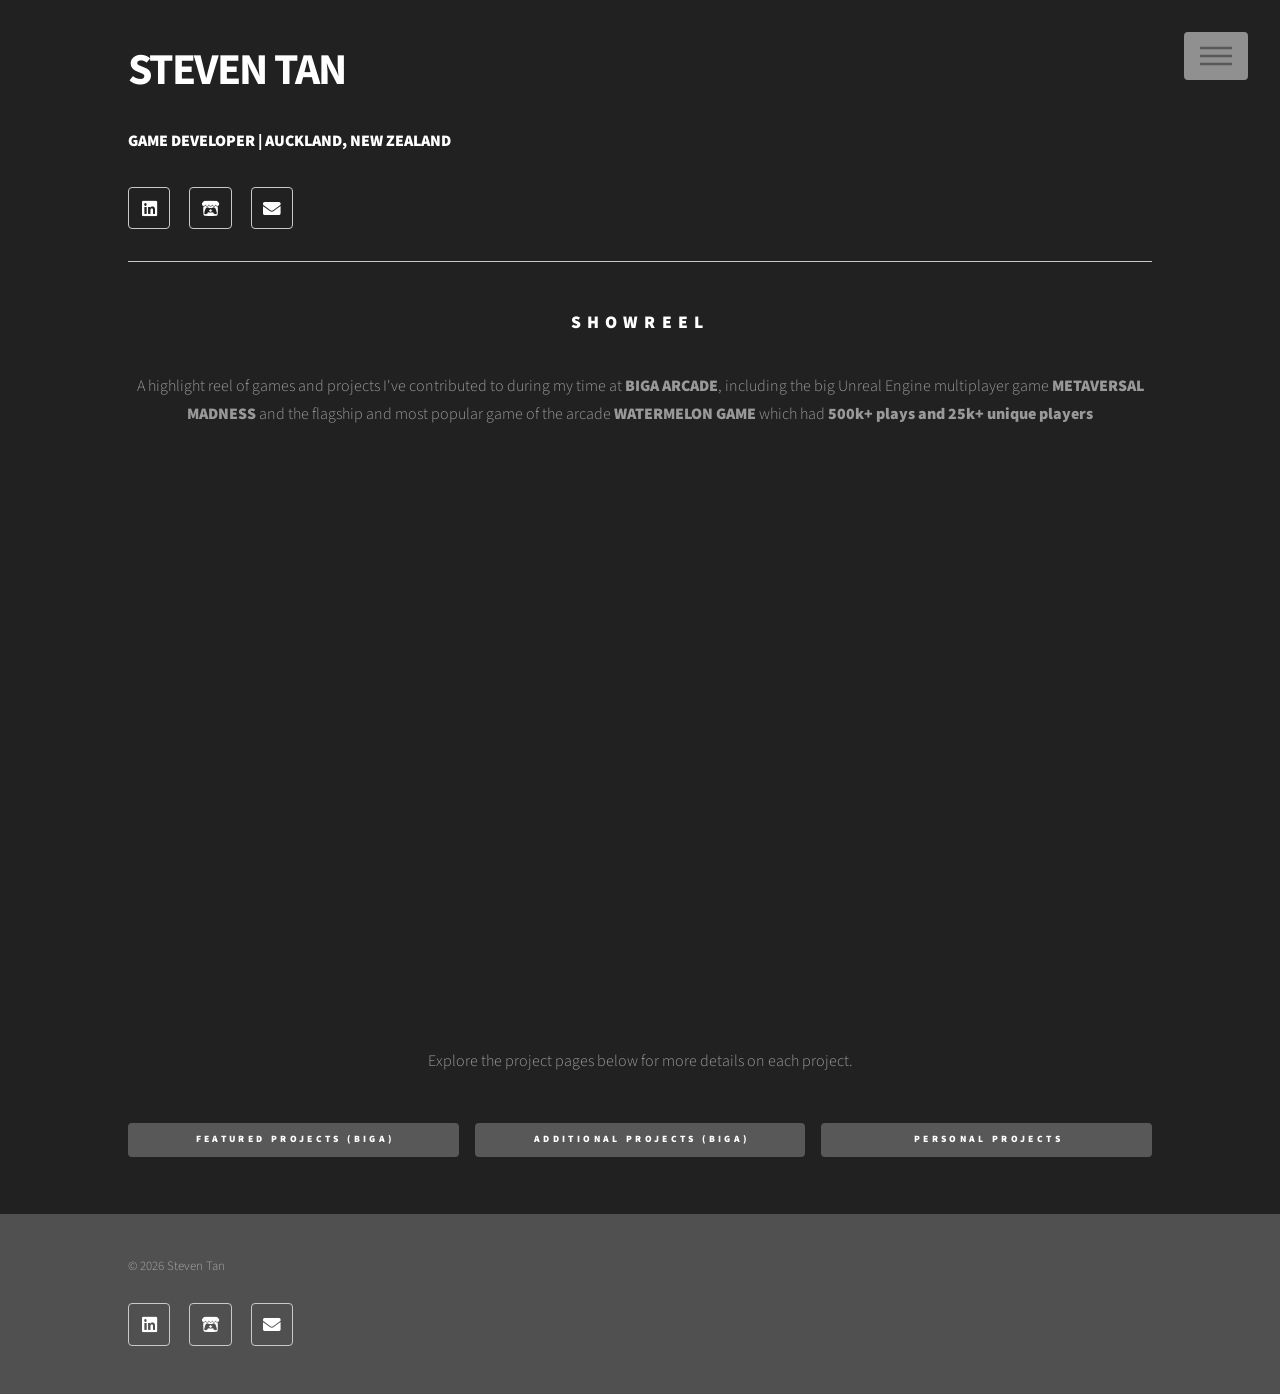
<file: index.html>
<!DOCTYPE HTML>
<html>
	<head>
		<title>Steven Tan's Portfolio</title>
		<meta charset="utf-8" />
		<meta name="viewport" content="width=device-width, initial-scale=1, user-scalable=no" />
		<link rel="stylesheet" href="assets/css/main.css" />
		<noscript><link rel="stylesheet" href="assets/css/noscript.css" /></noscript>
	</head>
	<body class="is-preload">
		<!-- Wrapper -->
			<div id="wrapper">
				<!-- Header / Menu -->
				<div id="header-container"></div>
				<div id="menu-container"></div>
				
				<!-- Main -->
					<div id="main">
						<div class="inner">
							<header>
								<h1>STEVEN TAN</h1>
								<p><b><strong>GAME DEVELOPER | AUCKLAND, NEW ZEALAND</strong></b></p>
							</header>

                            <!-- Contact Icons -->
							<section>
								<ul class="icons">
									<li><a href="https://www.linkedin.com/in/steventan-nz/" class="icon brands style2 fa-linkedin"><span class="label">LinkedIn</span></a></li>
									<li><a href="https://steventan.itch.io/" class="icon brands style2 fa-itch-io"><span class="label">Itch.io</span></a></li>
									<li><a href="mailto:tan2001steven@hotmail.com" class="icon solid style2 fa-envelope"><span class="label">Email</span></a></li>
								</ul>
								<hr></hr>
							</section>

							<!--VIDEO-->
							<section class="showreel">
								<h2>Showreel</h2>
								<p class="showreel-caption">
									A highlight reel of games and projects I've contributed to during my time at <b>BIGA ARCADE</b>,
									including the big Unreal Engine multiplayer game <b>METAVERSAL MADNESS</b> and the flagship and most popular game of the arcade
									<b>WATERMELON GAME</b> which had <b>500k+ plays and 25k+ unique players</b>
								</p>
								<div class="video">
									<iframe
										src="https://drive.google.com/file/d/1F_Bdbq9s_zV0Aw2pVdJCofDnUsSGWmbO/preview"
										allow="autoplay"
										allowfullscreen>
									</iframe>
								</div>
								<p class="showreel-caption">Explore the project pages below for more details on each project.</p>
							</section>

							<!--BUTTONS-->
							<ul class="actions fit small">
								<li><a href="featured-projects.html" class="button primary fit small">Featured Projects (BIGA)</a></li>
								<li><a href="additional-projects.html" class="button primary fit small">Additional Projects (BIGA)</a></li>
								<li><a href="personal-projects.html" class="button primary fit small">Personal Projects</a></li>
							</ul>

						</div>
					</div>
				<!-- Footer -->
				<footer id="footer"></footer>
			</div>

		<!-- Scripts -->
		 	<script src="layout.js"></script>

			<script src="assets/js/jquery.min.js"></script>
			<script src="assets/js/browser.min.js"></script>
			<script src="assets/js/breakpoints.min.js"></script>
			<script src="assets/js/util.js"></script>
			<script src="assets/js/main.js"></script>
	</body>
</html>
</file>
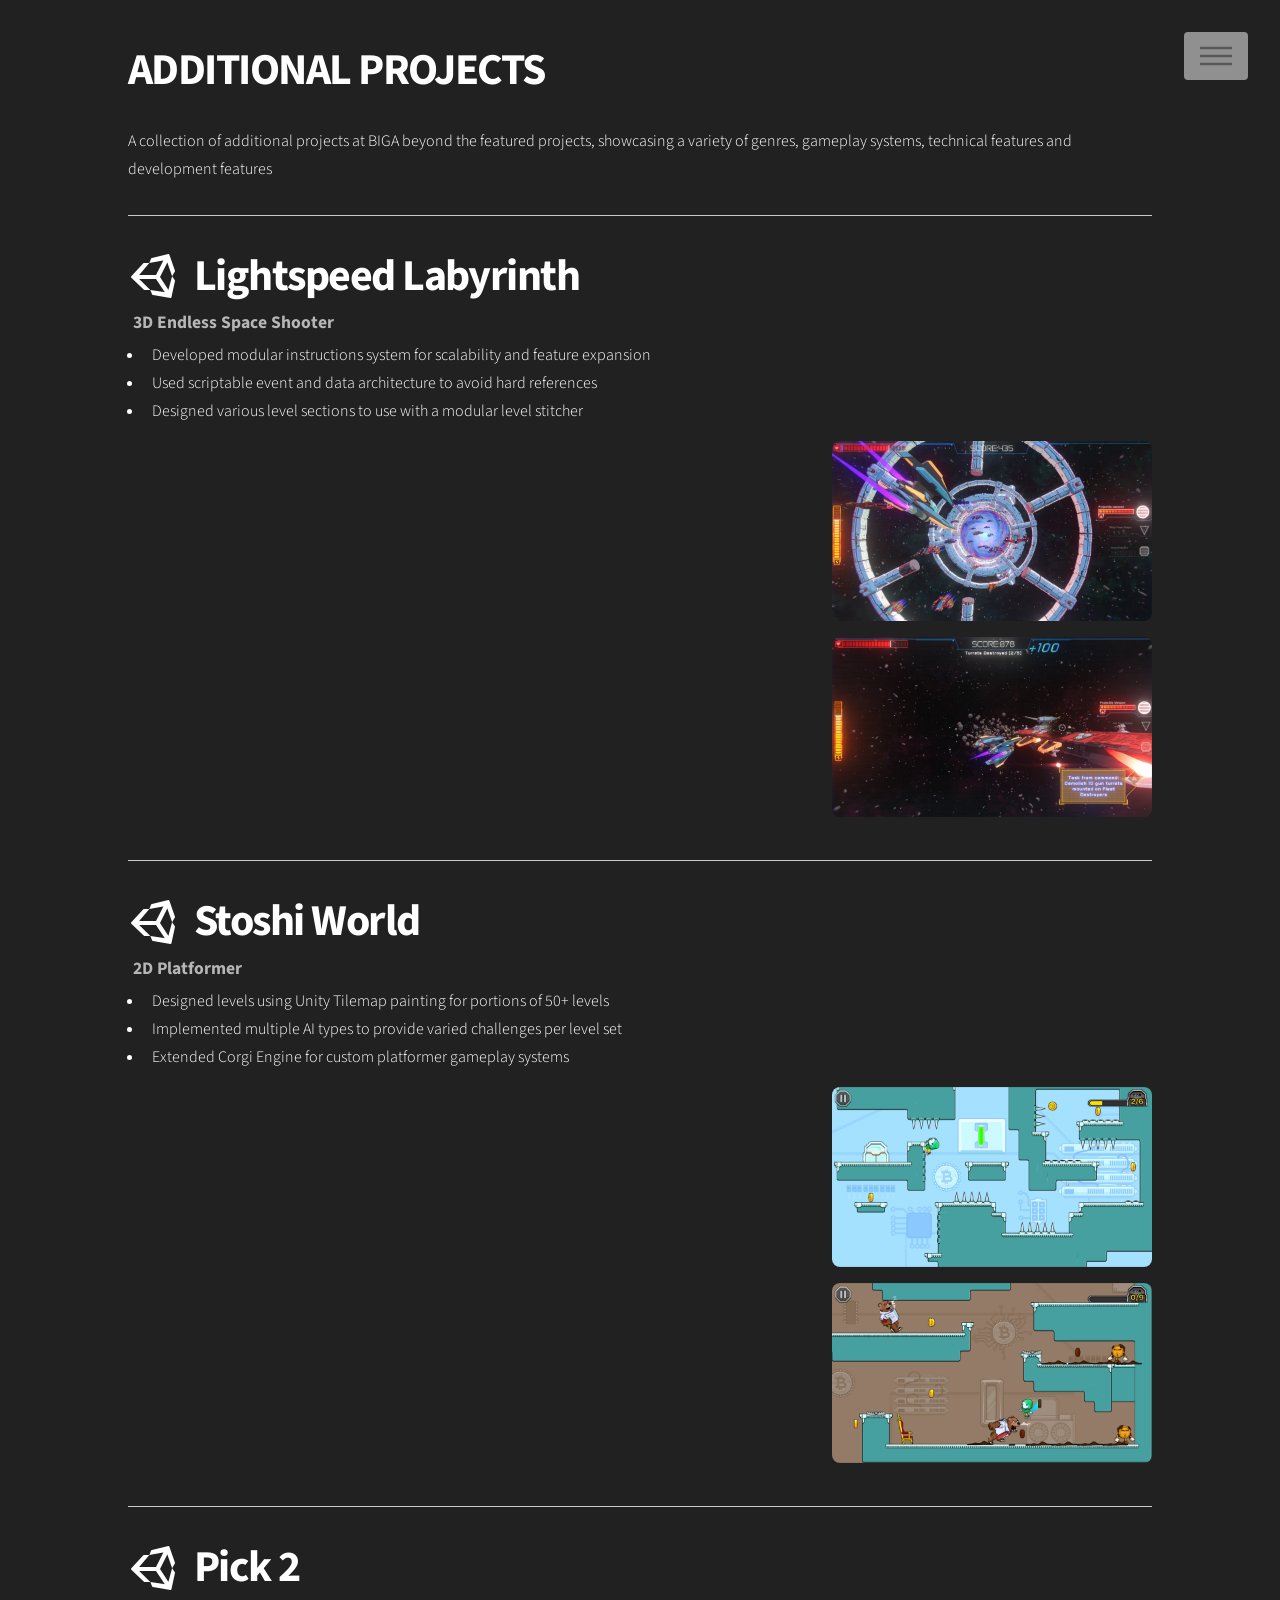
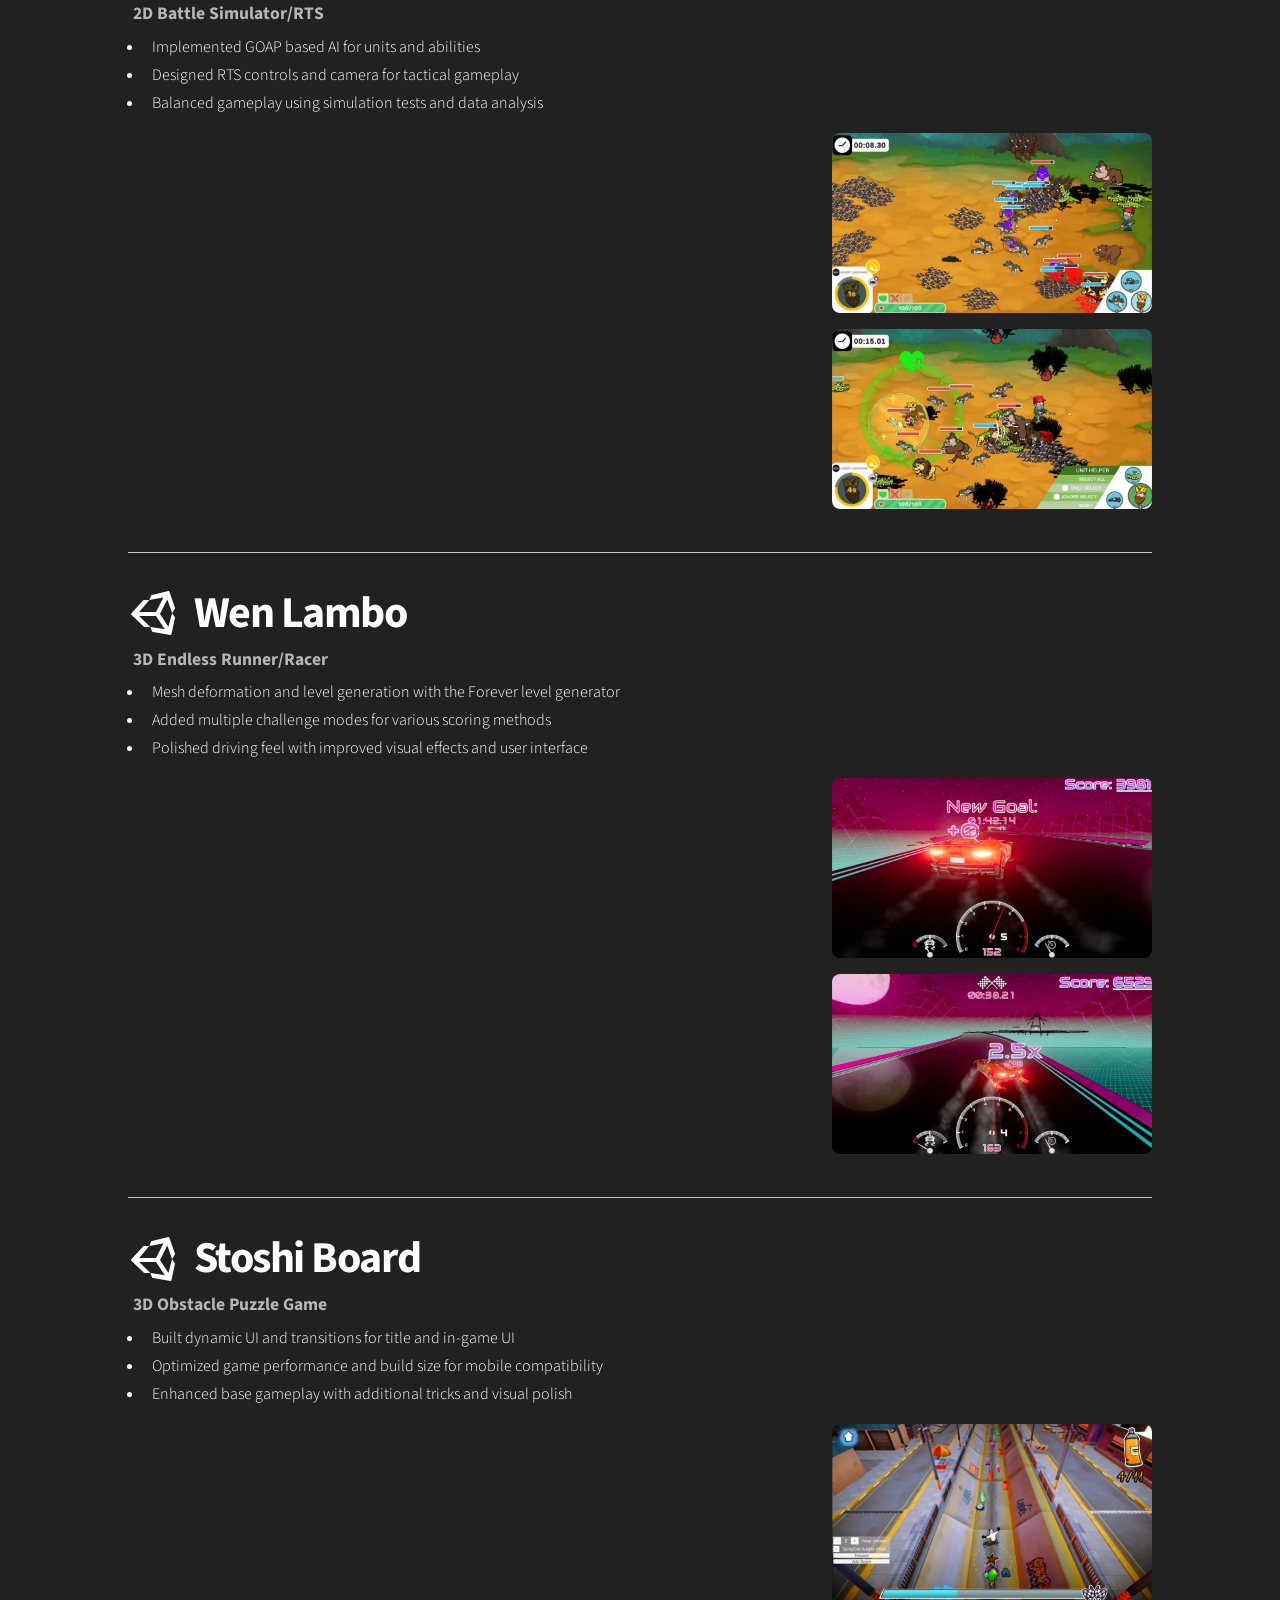
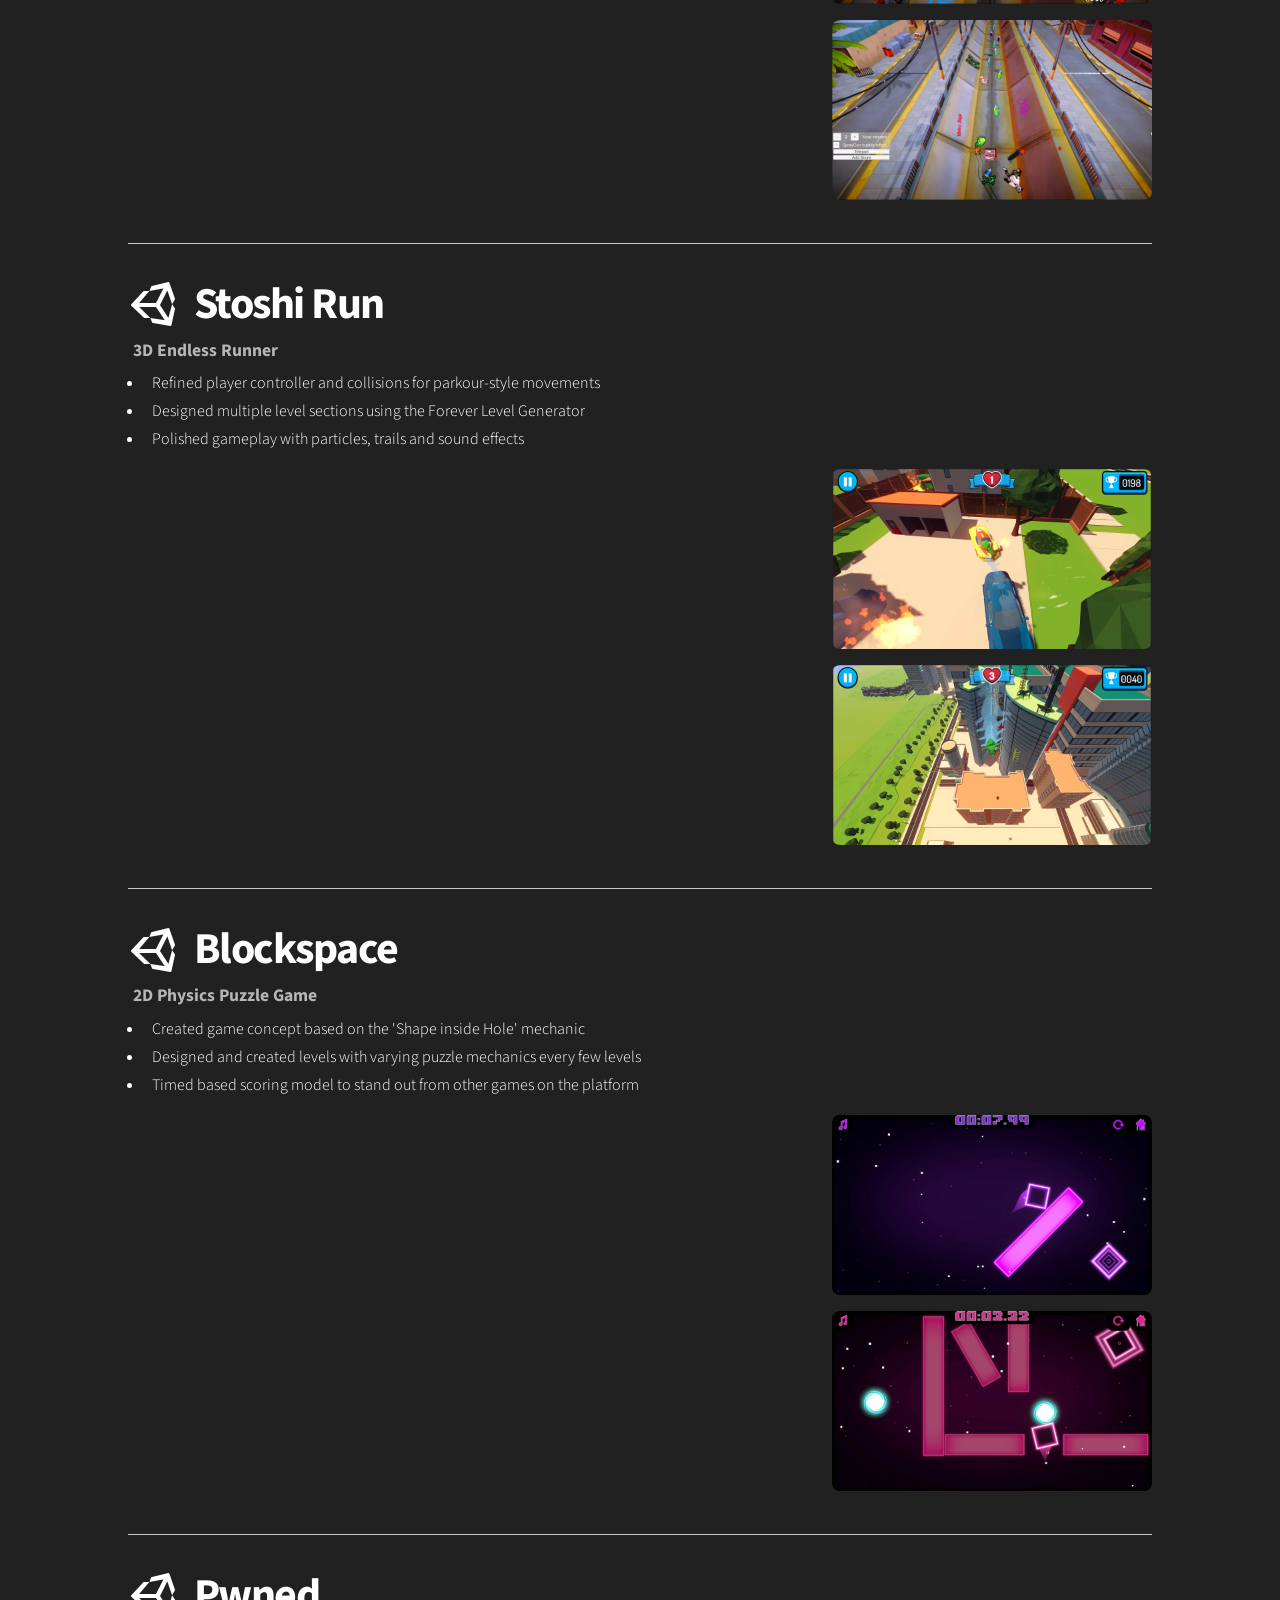
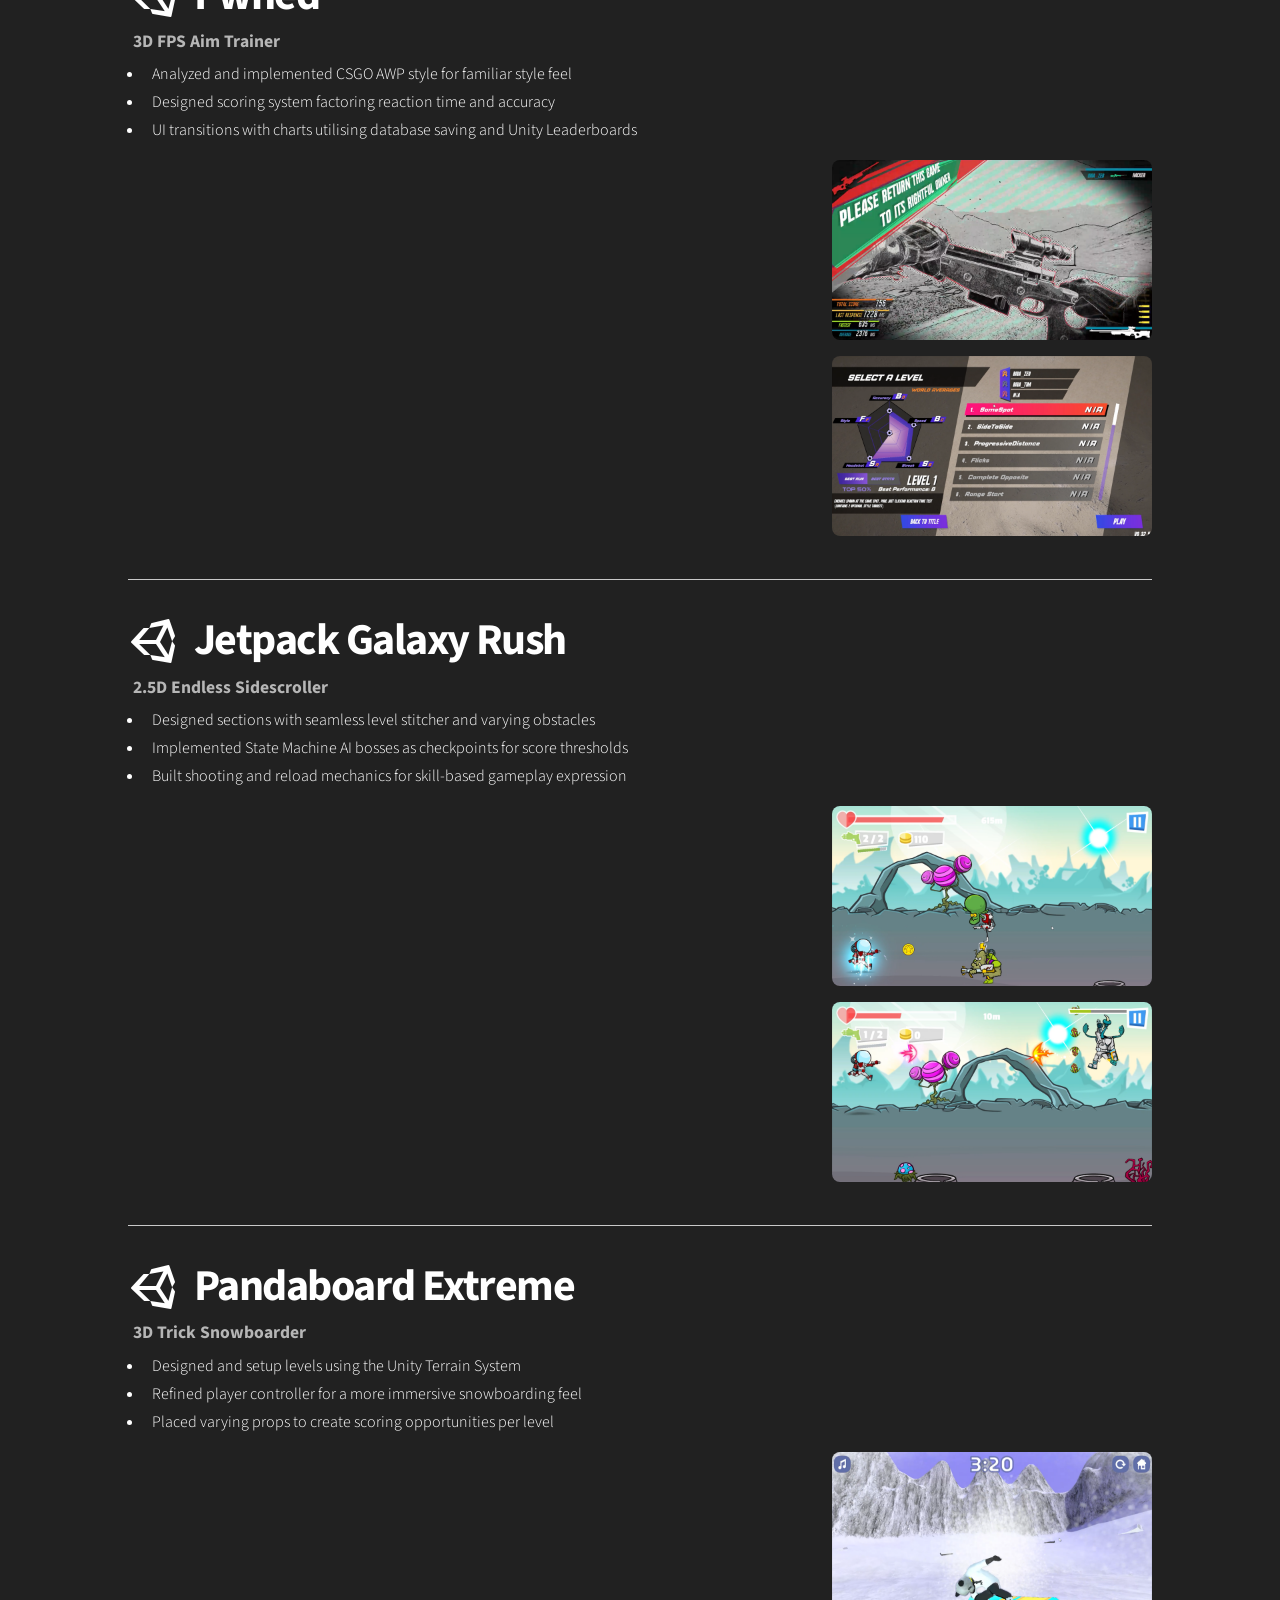
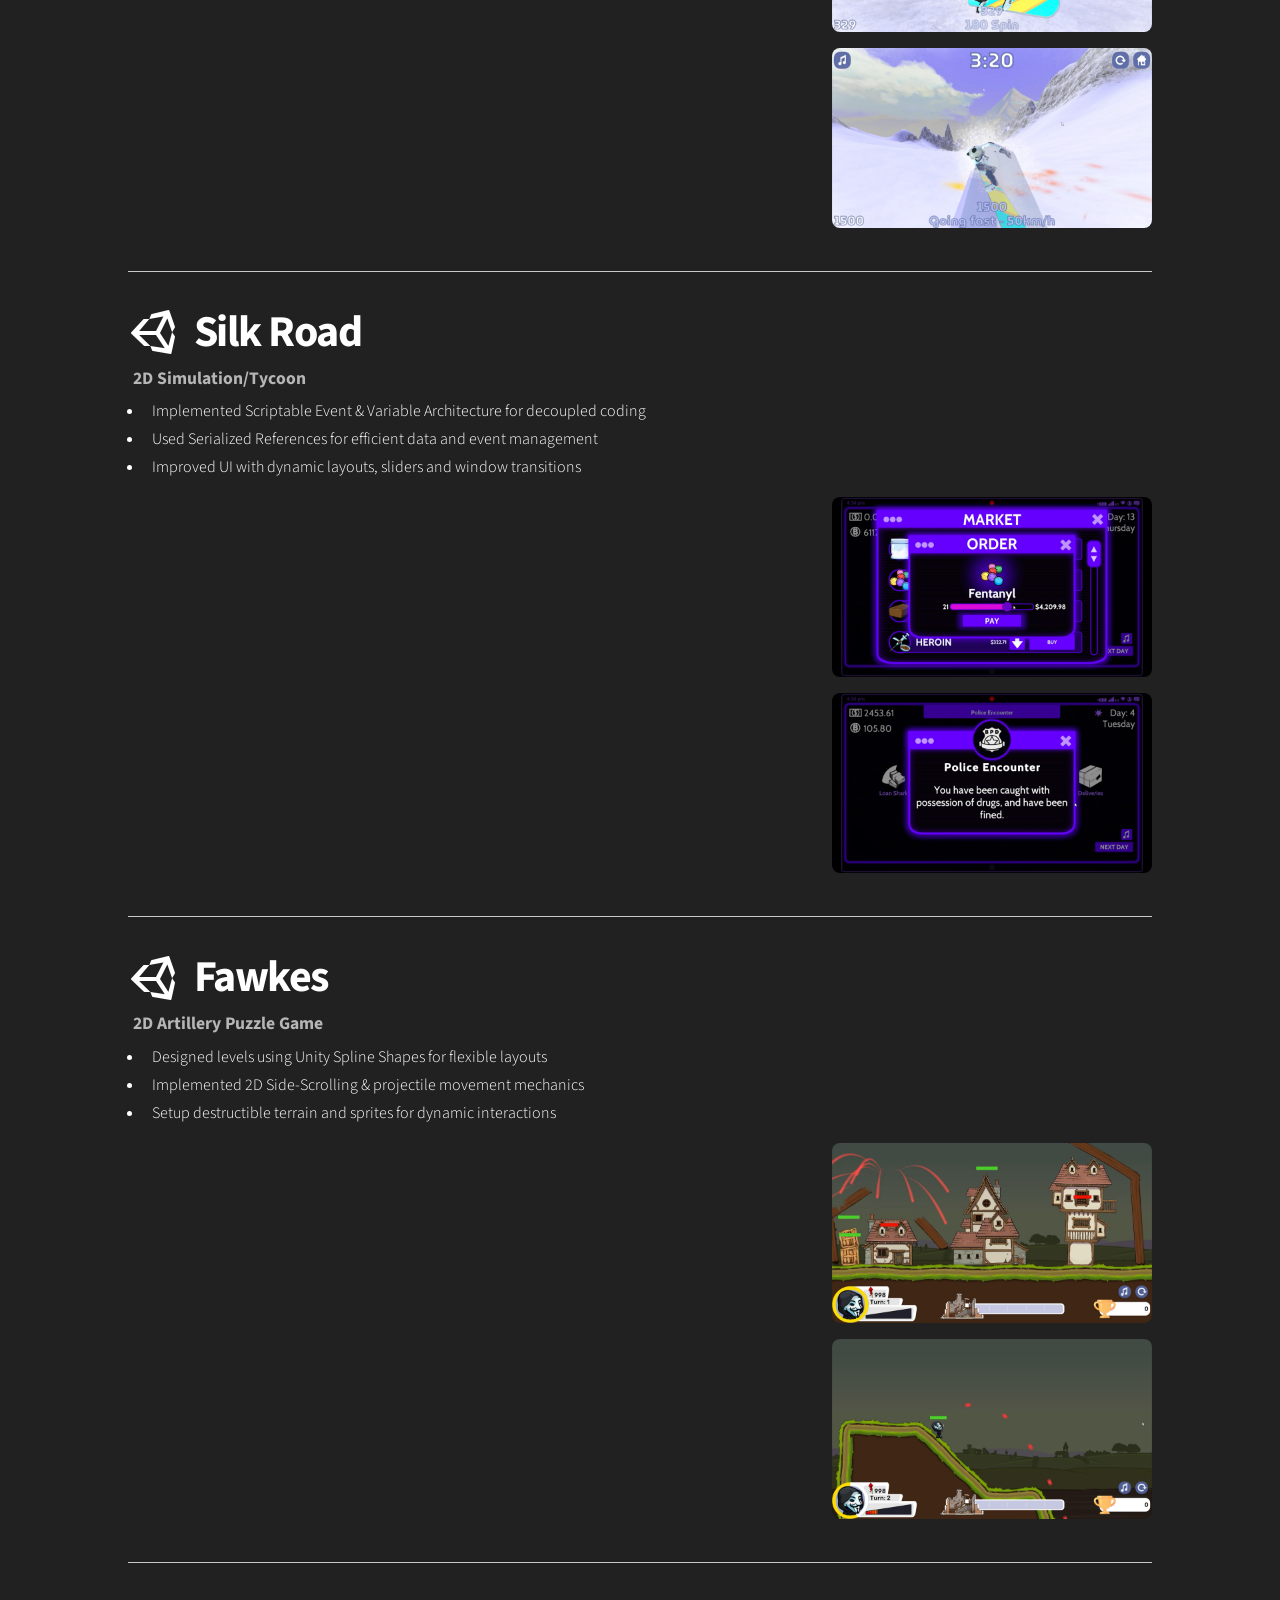
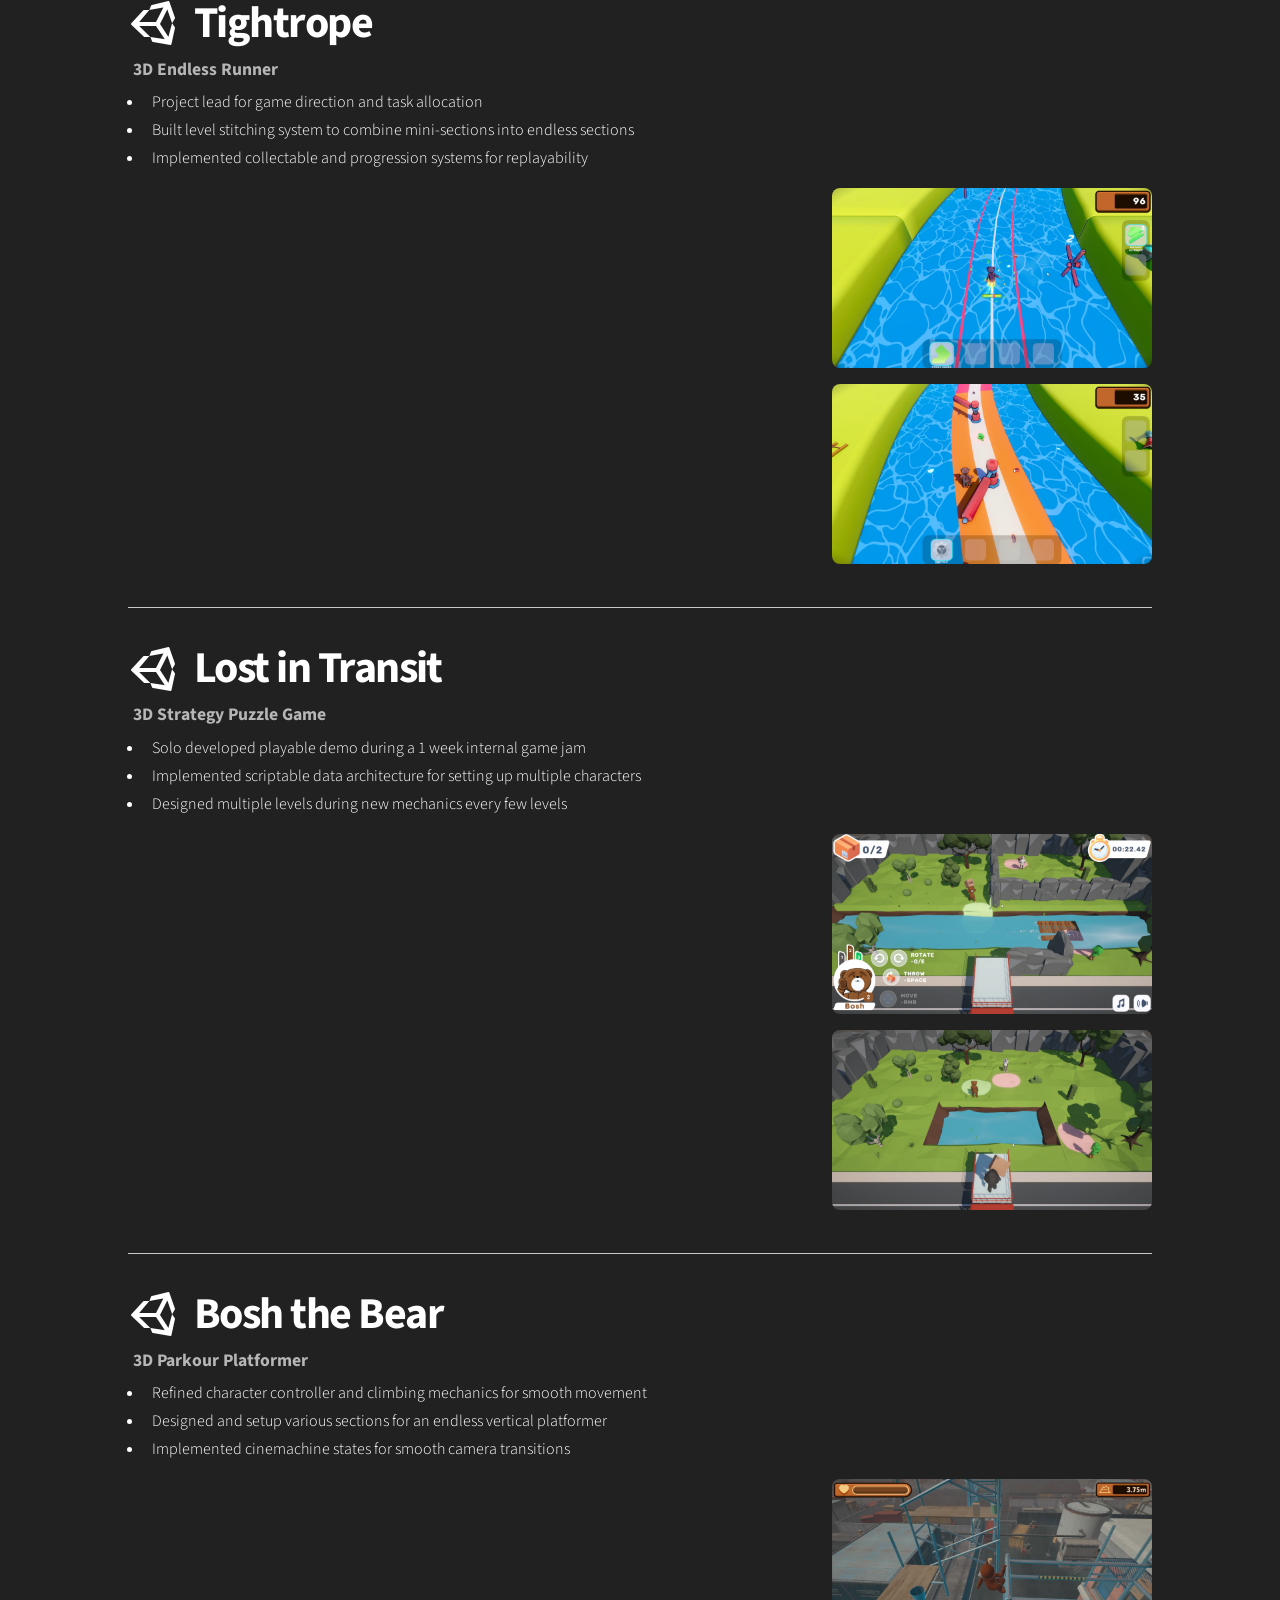
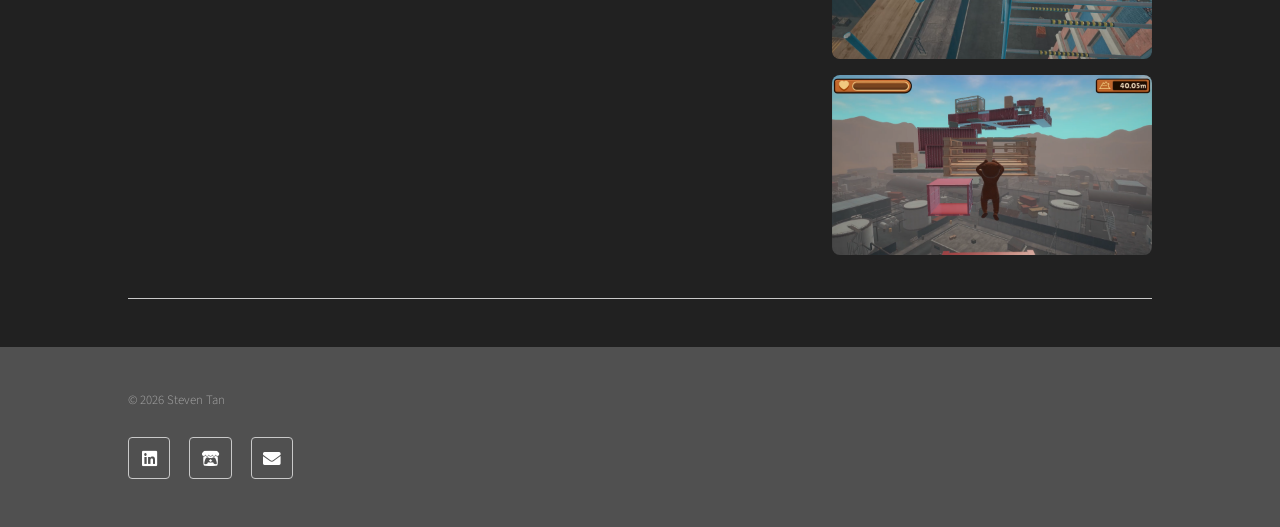
<file: additional-projects-list.html>
<!DOCTYPE HTML>
<html>
	<head>
		<title>Additional Projects (BIGA) - Steven Tan</title>
		<meta charset="utf-8" />
		<meta name="viewport" content="width=device-width, initial-scale=1, user-scalable=no" />
		<link rel="stylesheet" href="assets/css/main.css" />
		<noscript><link rel="stylesheet" href="assets/css/noscript.css" /></noscript>
	</head>
	<body class="is-preload" style="height: 100vh; display: flex; flex-direction: column;">
		<!-- Wrapper -->
			<div id="wrapper">
				<!-- Header / Menu -->
				<div id="header-container"></div>
				<div id="menu-container"></div>

				<!-- Main -->
					<div id="main">
						<div class="inner">
							<header>
								<h1>ADDITIONAL PROJECTS</h1>
								<p>A collection of additional projects at BIGA beyond the featured projects, 
									showcasing a variety of genres, gameplay systems, technical features and development features</p>
							</header>
							<hr></hr>
							<div id ="projectList" data-category="prototype"></div>
						</div>
					</div>
				<!-- Footer -->
				<footer id="footer"></footer>
			</div>

		<!-- Scripts -->
		 	<script src="layout.js"></script>

			<script src="assets/js/jquery.min.js"></script>
			<script src="assets/js/browser.min.js"></script>
			<script src="assets/js/breakpoints.min.js"></script>
			<script src="assets/js/util.js"></script>
			<script src="assets/js/main.js"></script>

			<script src="project-data.js"></script>
			<script src="projects.js"></script>
	</body>
</html>
</file>
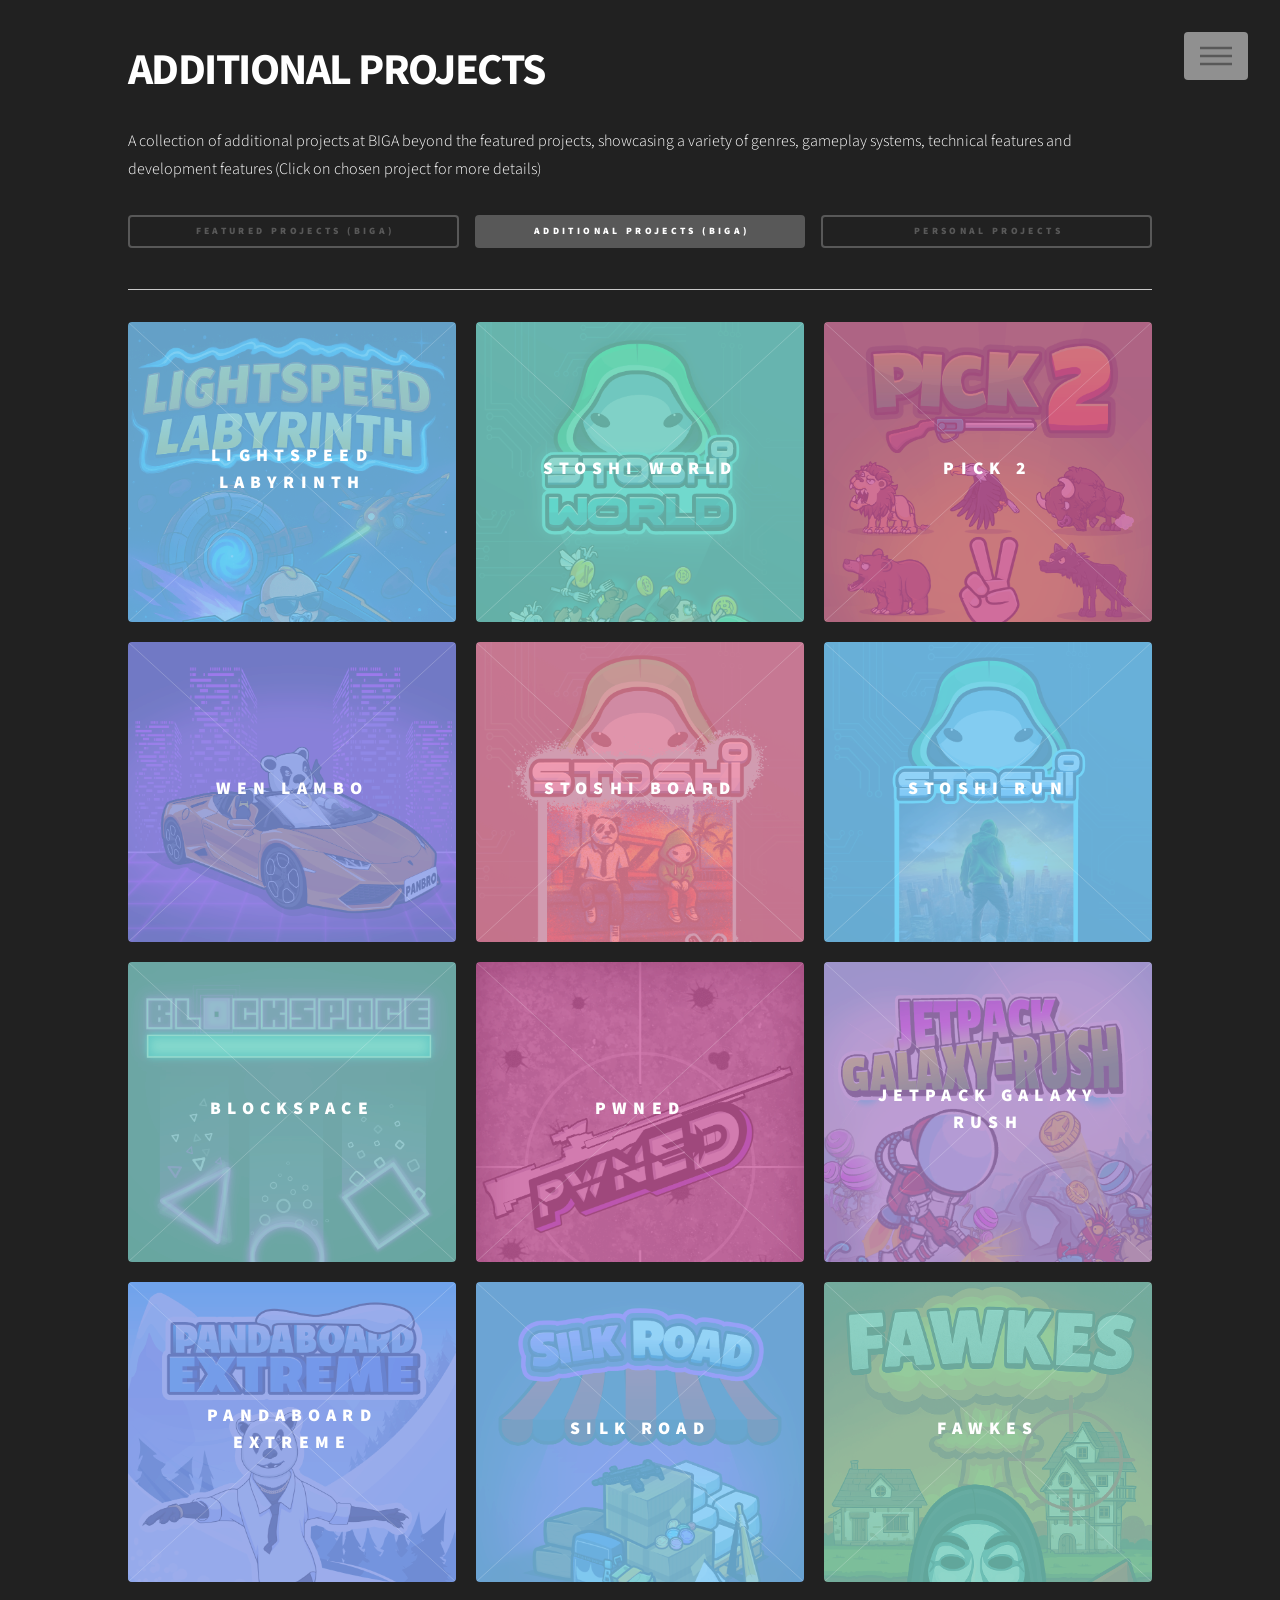
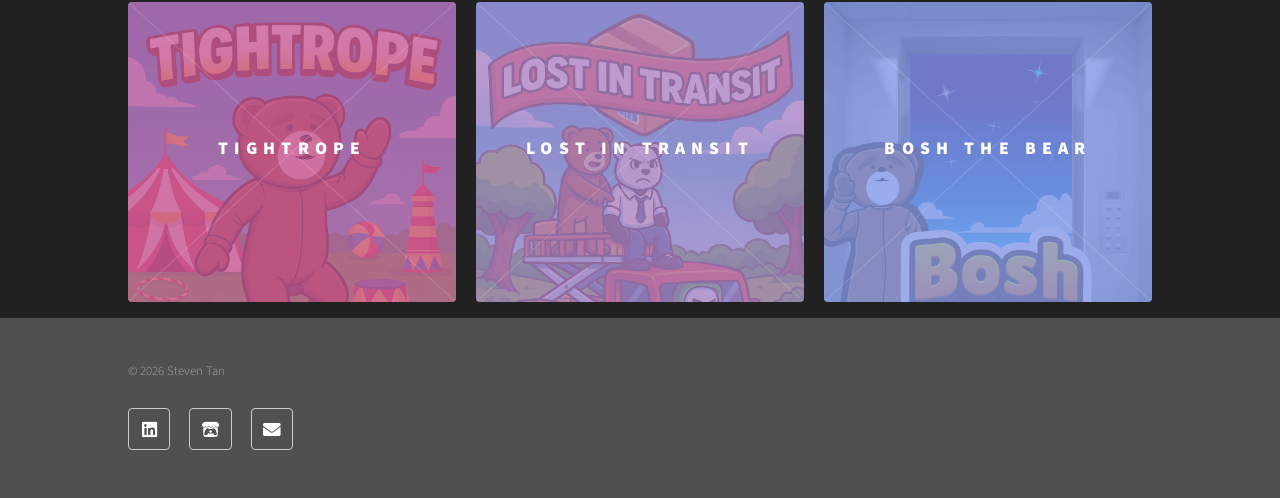
<file: additional-projects.html>
<!DOCTYPE HTML>
<html>
	<head>
		<title>Additional Projects - Steven Tan</title>
		<meta charset="utf-8" />
		<meta name="viewport" content="width=device-width, initial-scale=1, user-scalable=no" />
		<link rel="stylesheet" href="assets/css/main.css" />
		<noscript><link rel="stylesheet" href="assets/css/noscript.css" /></noscript>
	</head>
	<body class="is-preload">
		<!-- Wrapper -->
			<div id="wrapper">
				<!-- Header / Menu -->
				<div id="header-container"></div>
				<div id="menu-container"></div>

				<!-- Main -->
					<div id="main">
						<div class="inner">
							<header>
								<h1>ADDITIONAL PROJECTS</h1>
								<p>A collection of additional projects at BIGA beyond the featured projects, 
									showcasing a variety of genres, gameplay systems, technical features and development features
									(Click on chosen project for more details)
								</p>
							</header>

							<ul class="actions fit small">
								<li><a href="featured-projects.html" class="button fit small">Featured Projects (BIGA)</a></li>
								<li><a href="additional-projects.html" class="button primary fit small">Additional Projects (BIGA)</a></li>
								<li><a href="personal-projects.html" class="button fit small">Personal Projects</a></li>
							</ul>

							<hr></hr>

							<section class="tiles">
								<article class = "style2 project-card" data-id="lightspeed-labyrinth"></article>
								<article class = "style3 project-card" data-id="stoshi-world"></article>
								<article class = "style4 project-card" data-id="pick-2"></article>
								<article class = "style6 project-card" data-id="wen-lambo"></article>
								<article class = "style1 project-card" data-id="stoshi-board"></article>
								<article class = "style2 project-card" data-id="stoshi-run"></article>
								<article class = "style3 project-card" data-id="blockspace"></article>
								<article class = "style4 project-card" data-id="pwned"></article>
								<article class = "style5 project-card" data-id="jetpack-galaxy-rush"></article>
								<article class = "style6 project-card" data-id="pandaboard-extreme"></article>
								<article class = "style2 project-card" data-id="silkroad"></article>
								<article class = "style3 project-card" data-id="fawkes"></article>
								<article class = "style4 project-card" data-id="tightrope"></article>
								<article class = "style5 project-card" data-id="lost-in-transit"></article>
								<article class = "style6 project-card" data-id="bosh-the-bear"></article>
							</section>
						</div>
					</div>
				<!-- Footer -->
				<footer id="footer"></footer>
			</div>

		<!-- Scripts -->
		 	<script src="layout.js"></script>

			<script src="assets/js/jquery.min.js"></script>
			<script src="assets/js/browser.min.js"></script>
			<script src="assets/js/breakpoints.min.js"></script>
			<script src="assets/js/util.js"></script>
			<script src="assets/js/main.js"></script>

			<script src="project-data.js"></script>
			<script src="index.js"></script>

	</body>
</html>
</file>
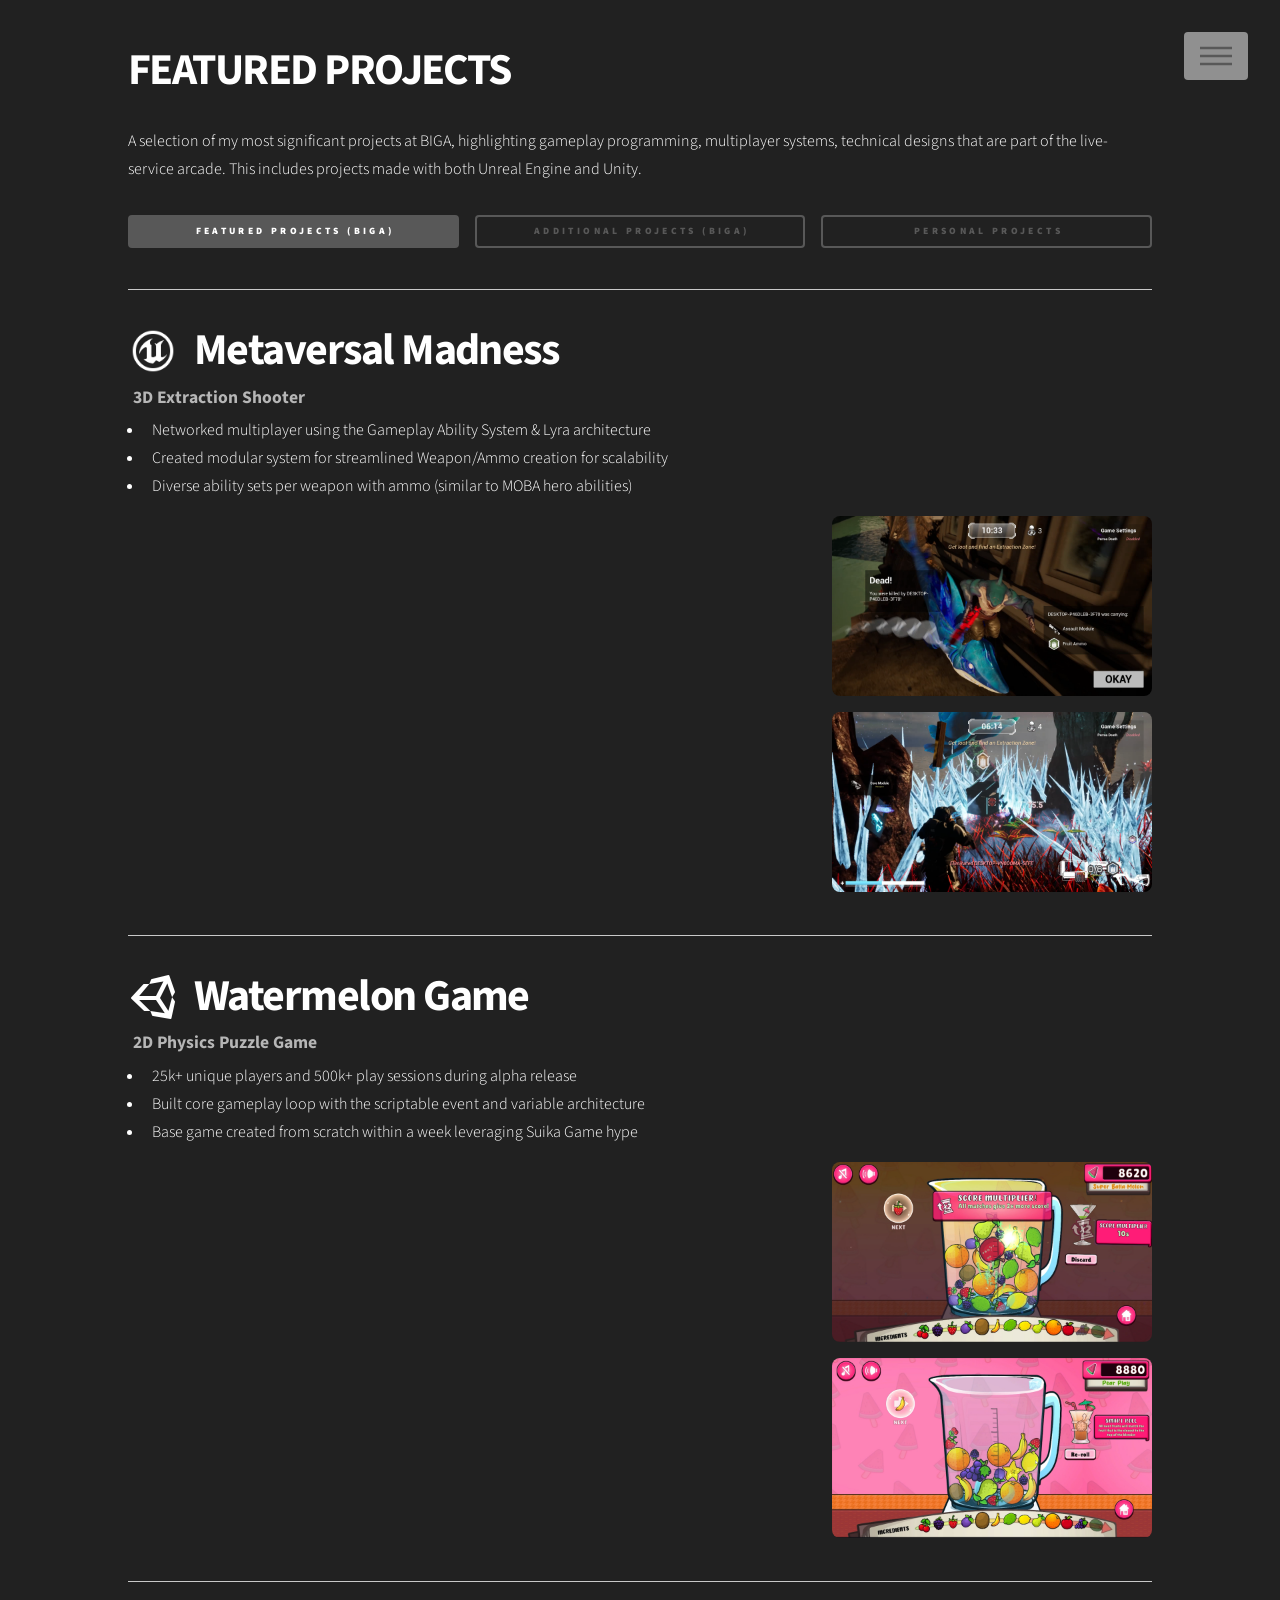
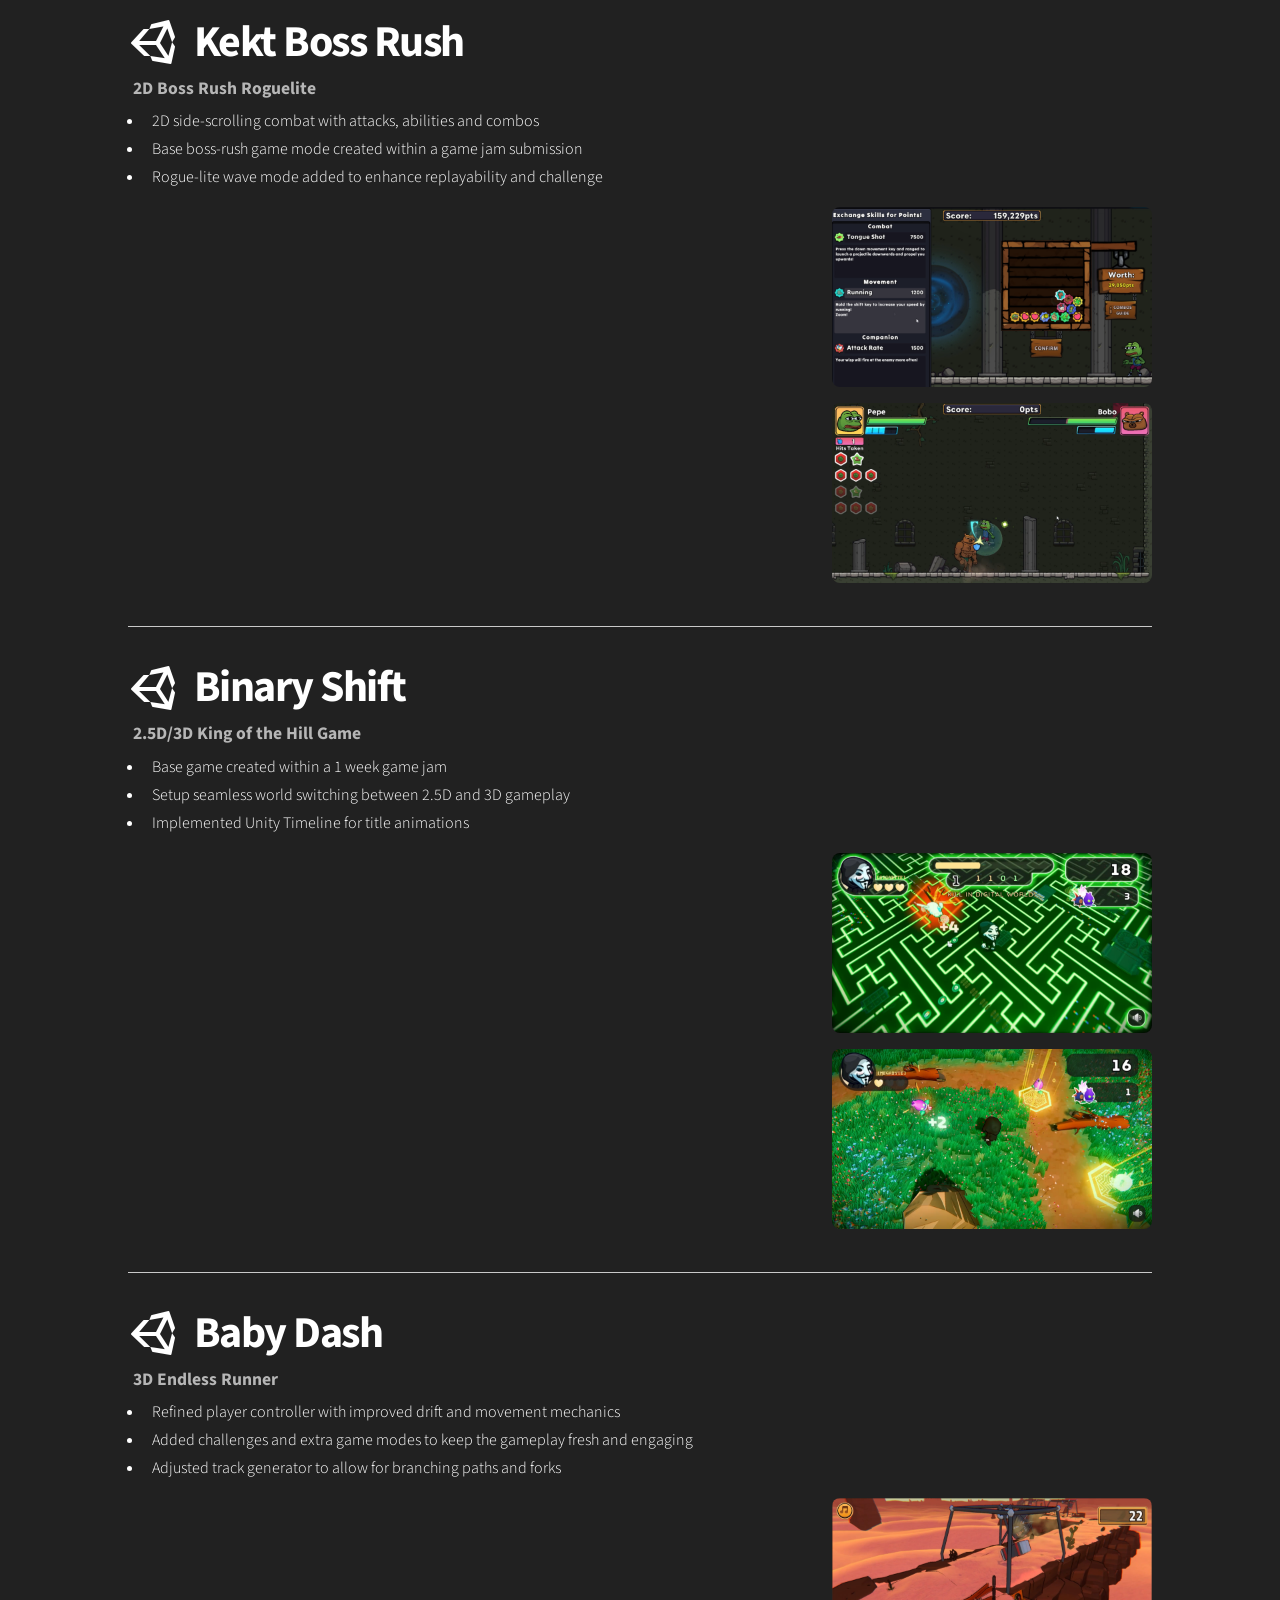
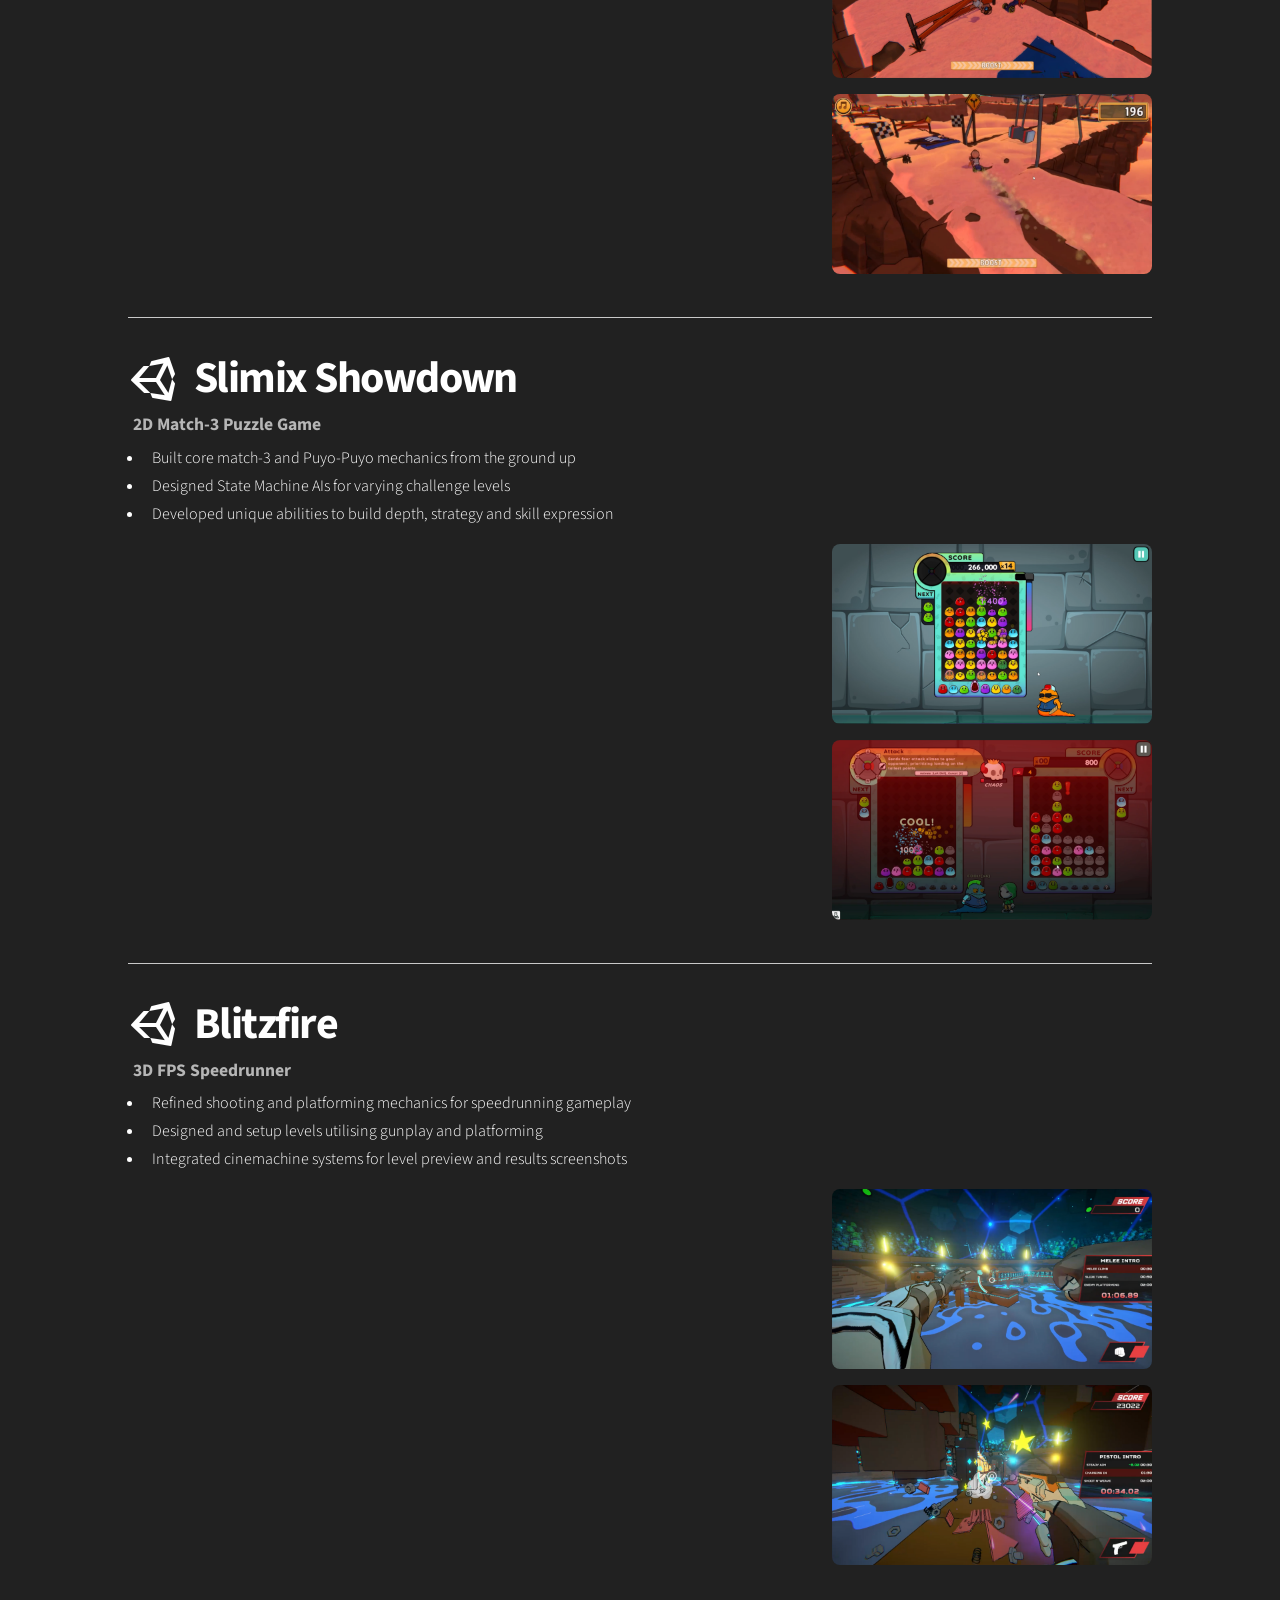
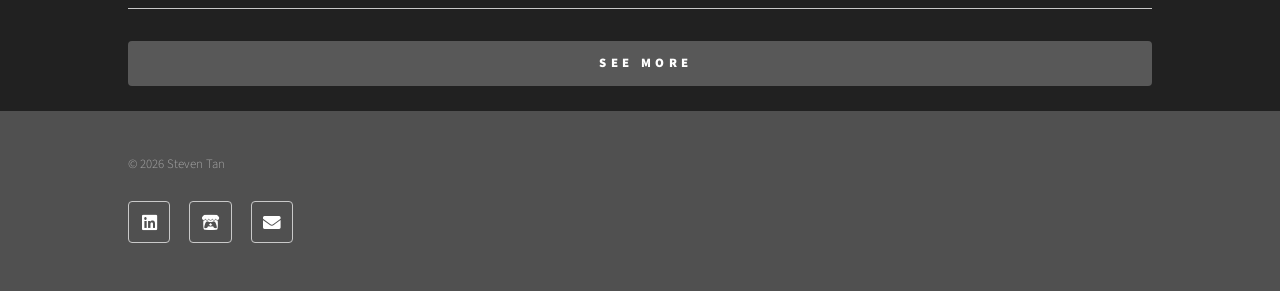
<file: featured-projects.html>
<!DOCTYPE HTML>
<html>
	<head>
		<title>Featured Projects (BIGA) - Steven Tan</title>
		<meta charset="utf-8" />
		<meta name="viewport" content="width=device-width, initial-scale=1, user-scalable=no" />
		<link rel="stylesheet" href="assets/css/main.css" />
		<noscript><link rel="stylesheet" href="assets/css/noscript.css" /></noscript>
	</head>
	<body class="is-preload" style="height: 100vh; display: flex; flex-direction: column;">
		<!-- Wrapper -->
			<div id="wrapper">
				<!-- Header / Menu -->
				<div id="header-container"></div>
				<div id="menu-container"></div>

				<!-- Main -->
					<div id="main">
						<div class="inner">
							<header>
								<h1>FEATURED PROJECTS</h1>
								<p>A selection of my most significant projects at BIGA, highlighting gameplay programming,
									multiplayer systems, technical designs that are part of the live-service arcade. This includes 
									projects made with both Unreal Engine and Unity.
								</p>
							</header>

							<ul class="actions fit small">
								<li><a href="featured-projects.html" class="button primary fit small">Featured Projects (BIGA)</a></li>
								<li><a href="additional-projects.html" class="button fit small">Additional Projects (BIGA)</a></li>
								<li><a href="personal-projects.html" class="button fit small">Personal Projects</a></li>
							</ul>

							<hr></hr>

							<div id ="projectList" data-category="featured"></div>

							<!-- See More (additional projects)-->
							<section class="itch-more">	
							<a href="additional-projects.html" target="_blank"class="button primary fit">&nbsp;SEE MORE</a>
							</section>

						</div>
					</div>
				<!-- Footer -->
				<footer id="footer"></footer>
			</div>

		<!-- Scripts -->
		 	<script src="layout.js"></script>

			<script src="assets/js/jquery.min.js"></script>
			<script src="assets/js/browser.min.js"></script>
			<script src="assets/js/breakpoints.min.js"></script>
			<script src="assets/js/util.js"></script>
			<script src="assets/js/main.js"></script>

			<script src="project-data.js"></script>
			<script src="projects.js"></script>
	</body>
</html>
</file>
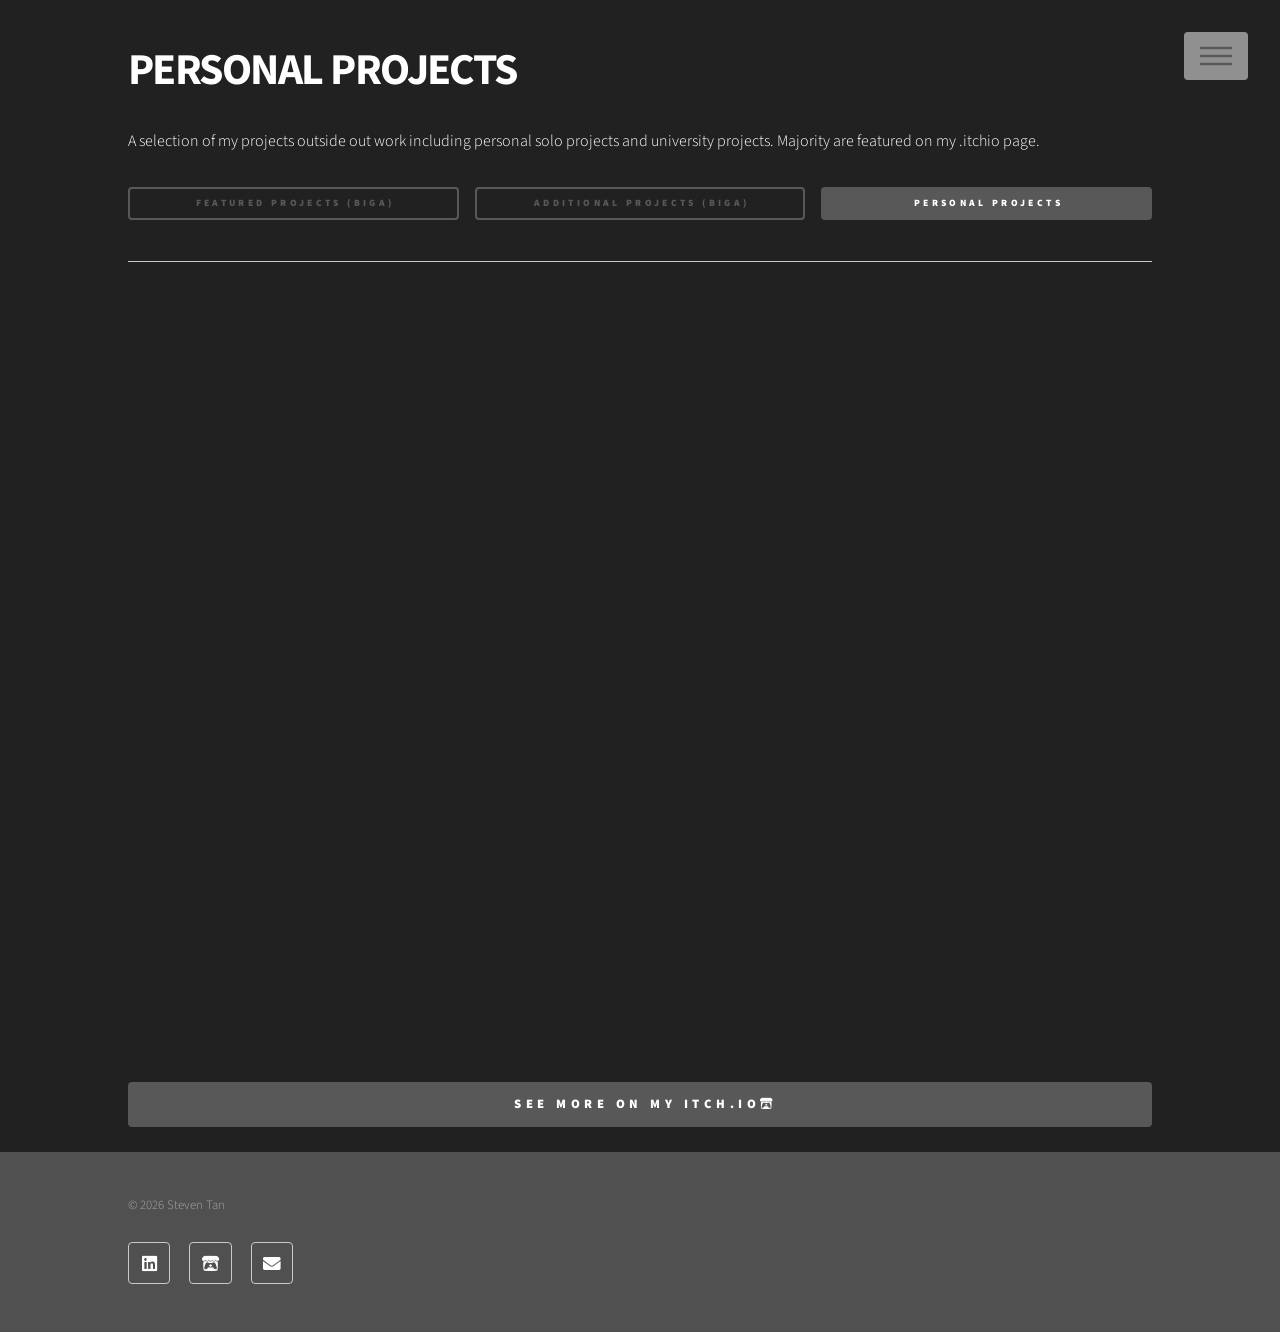
<file: personal-projects.html>
<!DOCTYPE HTML>
<html>
	<head>
		<title>Personal Projects - Steven Tan</title>
		<meta charset="utf-8" />
		<meta name="viewport" content="width=device-width, initial-scale=1, user-scalable=no" />
		<link rel="stylesheet" href="assets/css/main.css" />
		<noscript><link rel="stylesheet" href="assets/css/noscript.css" /></noscript>
	</head>
	<body class="is-preload" style="height: 100vh; display: flex; flex-direction: column;">
		<!-- Wrapper -->
			<div id="wrapper">
				<!-- Header / Menu -->
				<div id="header-container"></div>
				<div id="menu-container"></div>

				<!-- Main -->
					<div id="main">
						<div class="inner">
							<header>
								<h1>PERSONAL PROJECTS</h1>
								<p>A selection of my projects outside out work including personal solo projects and university projects. Majority are featured 
									on my .itchio page.
								</p>
							</header>

							<ul class="actions fit small">
								<li><a href="featured-projects.html" class="button fit small">Featured Projects (BIGA)</a></li>
								<li><a href="additional-projects.html" class="button fit small">Additional Projects (BIGA)</a></li>
								<li><a href="personal-projects.html" class="button primary fit small">Personal Projects</a></li>
							</ul>
							<hr></hr>

						<!-- INSERT PERSONAL PROJECTS -->
							<div class="itch-list">
								<iframe frameborder="0"src="https://itch.io/embed/4475097?border_width=0&bg_color=b3b3b3&fg_color=000000&link_color=b00000&border_color=584343"loading="lazy"></iframe>
								<iframe frameborder="0"src="https://itch.io/embed/1781182?border_width=0&bg_color=25253f&fg_color=ffffff&link_color=ffde8a&border_color=bebebe"loading="lazy"></iframe>
								<iframe frameborder="0"src="https://itch.io/embed/1887060?border_width=0&bg_color=d2da5a&fg_color=3c3309&link_color=45880e&border_color=65a92d"loading="lazy"></iframe>
								<iframe frameborder="0"src="https://itch.io/embed/1884108?border_width=0&bg_color=185712&fg_color=ffffff&link_color=2bb794&border_color=7b6d9d"loading="lazy"></iframe>
							</div>
							<br></br>
							<section class="itch-more">	
							<a href="https://steventan.itch.io"target="_blank"class="button primary fit">&nbsp;SEE MORE ON MY ITCH.IO<i class="icon brands fa-itch-io"></i></a>
							</section>
						</div>
					</div>
				<!-- Footer -->
				<footer id="footer"></footer>
			</div>

		<!-- Scripts -->
		 	<script src="layout.js"></script>

			<script src="assets/js/jquery.min.js"></script>
			<script src="assets/js/browser.min.js"></script>
			<script src="assets/js/breakpoints.min.js"></script>
			<script src="assets/js/util.js"></script>
			<script src="assets/js/main.js"></script>
	</body>
</html>
</file>
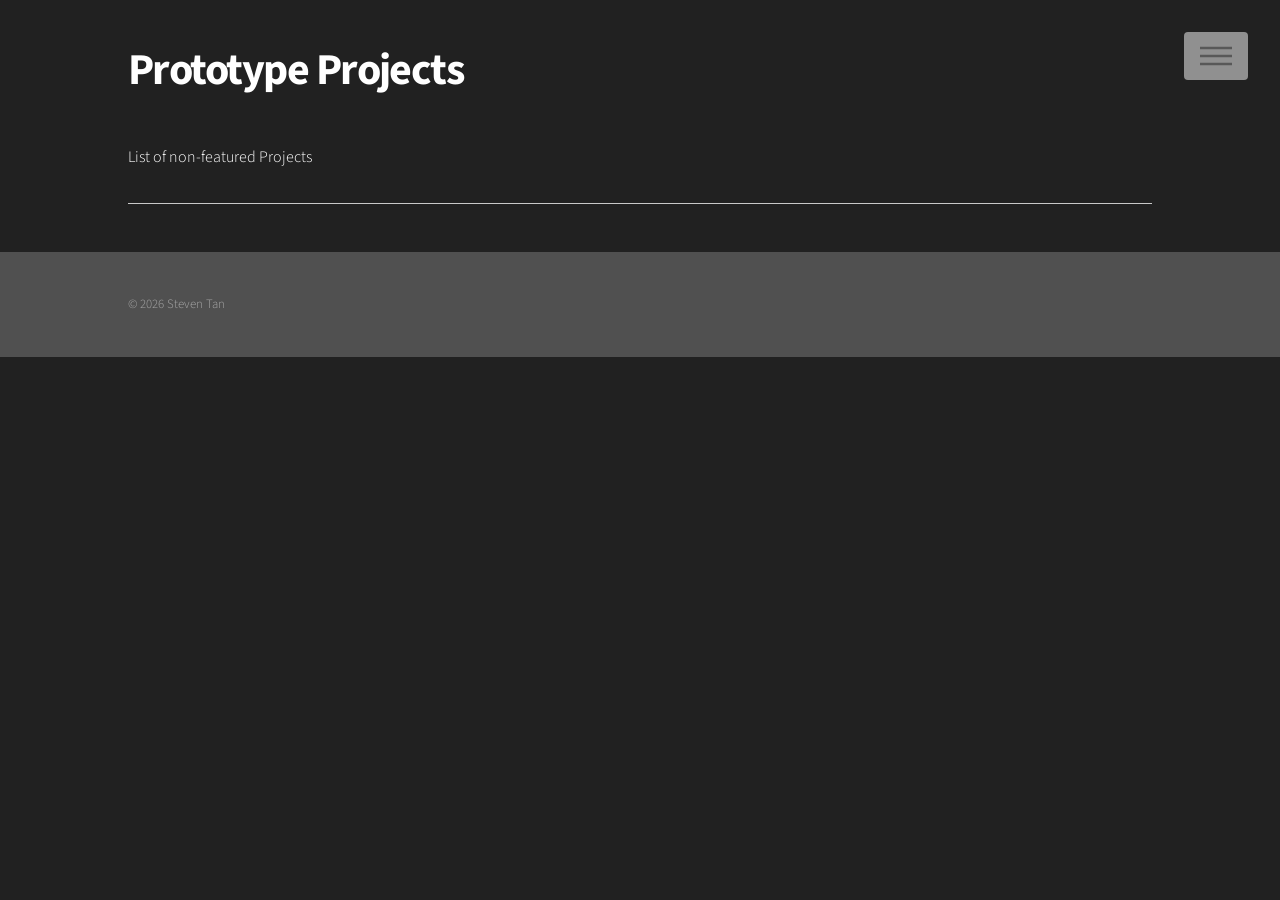
<file: projects.html>
<!DOCTYPE HTML>
<html>
	<head>
		<title>Prototype Projects - Steven Tan</title>
		<meta charset="utf-8" />
		<meta name="viewport" content="width=device-width, initial-scale=1, user-scalable=no" />
		<link rel="stylesheet" href="assets/css/main.css" />
		<noscript><link rel="stylesheet" href="assets/css/noscript.css" /></noscript>
	</head>
	<body class="is-preload" style="height: 100vh; display: flex; flex-direction: column;">
		<!-- Wrapper -->
			<div id="wrapper">
				<!-- Header -->
					<header id="header">
						<div class="inner">
							<!-- Nav -->
								<nav><ul><li><a href="#menu">Menu</a></li></ul></nav>
						</div>
					</header>
				<!-- Menu -->
					<nav id="menu">
						<h2>Menu</h2>
						<ul>
							<li><a href="index.html">Home</a></li>
							<li><a href="projects.html">Featured Projects</a></li>
							<li><a href="prototypes.html">Prototypes</a></li>
                            <li><a href="personal.html">Personal Projects</a></li>
						</ul>
					</nav>
				<!-- Main -->
					<div id="main">
						<div class="inner">
							<h1>Prototype Projects</h1>
							<p>List of non-featured Projects</p>
							<hr></hr>
							<div id ="projectList"></div>
						</div>
					</div>
				<!-- Footer -->
				<footer id="footer">
					<div class="inner">
						<ul class="copyright"><li>&copy; 2026 Steven Tan</li></ul>
					</div>
				</footer>
			</div>

		<!-- Scripts -->
			<script src="assets/js/jquery.min.js"></script>
			<script src="assets/js/browser.min.js"></script>
			<script src="assets/js/breakpoints.min.js"></script>
			<script src="assets/js/util.js"></script>
			<script src="assets/js/main.js"></script>

			<script src="project-data.js"></script>
			<script src="projects.js"></script>
	</body>
</html>
</file>
<file: assets/css/noscript.css>
/*
	Phantom by HTML5 UP
	html5up.net | @ajlkn
	Free for personal and commercial use under the CCA 3.0 license (html5up.net/license)
*/

/* Tiles */

	body.is-preload .tiles article {
		-moz-transform: none;
		-webkit-transform: none;
		-ms-transform: none;
		transform: none;
		opacity: 1;
	}
</file>
<file: assets/css/main.css>
@import url(fontawesome-all.min.css);
@import url("https://fonts.googleapis.com/css?family=Source+Sans+Pro:300,700,900");

/*
	Phantom by HTML5 UP
	html5up.net | @ajlkn
	Free for personal and commercial use under the CCA 3.0 license (html5up.net/license)
*/

html, body, div, span, applet, object,
iframe, h1, h2, h3, h4, h5, h6, p, blockquote,
pre, a, abbr, acronym, address, big, cite,
code, del, dfn, em, img, ins, kbd, q, s, samp,
small, strike, strong, sub, sup, tt, var, b,
u, i, center, dl, dt, dd, ol, ul, li, fieldset,
form, label, legend, table, caption, tbody,
tfoot, thead, tr, th, td, article, aside,
canvas, details, embed, figure, figcaption,
footer, header, hgroup, menu, nav, output, ruby,
section, summary, time, mark, audio, video {
	margin: 0;
	padding: 0;
	border: 0;
	font-size: 100%;
	font: inherit;
	vertical-align: baseline;}

article, aside, details, figcaption, figure,
footer, header, hgroup, menu, nav, section {
	display: block;}

body {
	line-height: 1;
}

ol, ul {
	list-style: none;
}

blockquote, q {
	quotes: none;
}

	blockquote:before, blockquote:after, q:before, q:after {
		content: '';
		content: none;
	}

table {
	border-collapse: collapse;
	border-spacing: 0;
}

body {
	-webkit-text-size-adjust: none;
}

mark {
	background-color: transparent;
	color: inherit;
}

input::-moz-focus-inner {
	border: 0;
	padding: 0;
}

input, select, textarea {
	-moz-appearance: none;
	-webkit-appearance: none;
	-ms-appearance: none;
	appearance: none;
}

/* Basic */

	@-ms-viewport {
		width: device-width;
	}

	body {
		-ms-overflow-style: scrollbar;
	}

	@media screen and (max-width: 480px) {

		html, body {
			min-width: 320px;
		}

	}

	html {
		box-sizing: border-box;
	}

	*, *:before, *:after {
		box-sizing: inherit;
	}

	body {
		background: #212121;
	}

		body.is-preload *, body.is-preload *:before, body.is-preload *:after {
			-moz-animation: none !important;
			-webkit-animation: none !important;
			-ms-animation: none !important;
			animation: none !important;
			-moz-transition: none !important;
			-webkit-transition: none !important;
			-ms-transition: none !important;
			transition: none !important;
		}

/* Type */

	body, input, select, textarea {
		color: #ffffff;
		font-family: "Source Sans Pro", Helvetica, sans-serif;
		font-size: 16pt;
		font-weight: 300;
		line-height: 1.75;
	}

		@media screen and (max-width: 1680px) {

			body, input, select, textarea {
				font-size: 14pt;
			}

		}

		@media screen and (max-width: 1280px) {

			body, input, select, textarea {
				font-size: 12pt;
			}

		}

	a {
		-moz-transition: border-bottom-color 0.2s ease, color 0.2s ease;
		-webkit-transition: border-bottom-color 0.2s ease, color 0.2s ease;
		-ms-transition: border-bottom-color 0.2s ease, color 0.2s ease;
		transition: border-bottom-color 0.2s ease, color 0.2s ease;
		text-decoration: none;
		color: #585858;
		border-bottom: dotted 1px rgba(88, 88, 88, 0.5);
	}

		a:hover {
			border-bottom-color: transparent;
			color: #f2849e !important;
		}

	strong, b {
		font-weight: 900;
	}

	em, i {
		font-style: italic;
	}

	p {
		margin: 0 0 2em 0;
	}

	h1 {
		font-size: 2.75em;
		font-weight: 700;
		line-height: 1.3;
		margin: 0 0 1em 0;
		letter-spacing: -0.035em;
	}

		h1 a {
			color: inherit;
		}

		@media screen and (max-width: 736px) {

			h1 {
				font-size: 2em;
				margin: 0 0 1em 0;
			}

		}

		@media screen and (max-width: 360px) {

			h1 {
				font-size: 1.75em;
			}

		}

	h2, h3, h4, h5, h6 {
		font-weight: 900;
		line-height: 1.5;
		margin: 0 0 2em 0;
		text-transform: uppercase;
		letter-spacing: 0.35em;
	}

		h2 a, h3 a, h4 a, h5 a, h6 a {
			color: inherit;
		}

	h2 {
		font-size: 1.1em;
	}

	h3 {
		font-size: 1em;
	}

	h4 {
		font-size: 0.8em;
	}

	h5 {
		font-size: 0.8em;
	}

	h6 {
		font-size: 0.8em;
	}

	@media screen and (max-width: 980px) {

		h1 br, h2 br, h3 br, h4 br, h5 br, h6 br {
			display: none;
		}

	}

	@media screen and (max-width: 736px) {

		h2 {
			font-size: 1em;
		}

		h3 {
			font-size: 0.8em;
		}

	}

	sub {
		font-size: 0.8em;
		position: relative;
		top: 0.5em;
	}

	sup {
		font-size: 0.8em;
		position: relative;
		top: -0.5em;
	}

	blockquote {
		border-left: solid 4px #c9c9c9;
		font-style: italic;
		margin: 0 0 2em 0;
		padding: 0.5em 0 0.5em 2em;
	}

	code {
		background: rgba(144, 144, 144, 0.075);
		border-radius: 4px;
		border: solid 1px #c9c9c9;
		font-family: "Courier New", monospace;
		font-size: 0.9em;
		margin: 0 0.25em;
		padding: 0.25em 0.65em;
	}

	pre {
		-webkit-overflow-scrolling: touch;
		font-family: "Courier New", monospace;
		font-size: 0.9em;
		margin: 0 0 2em 0;
	}

		pre code {
			display: block;
			line-height: 1.75;
			padding: 1em 1.5em;
			overflow-x: auto;
		}

	hr {
		border: 0;
		border-bottom: solid 1px #c9c9c9;
		margin: 2em 0;
	}

		hr.major {
			margin: 3em 0;
		}

	.align-left {
		text-align: left;
	}

	.align-center {
		text-align: center;
	}

	.align-right {
		text-align: right;
	}

/* Row */

	.row {
		display: flex;
		flex-wrap: wrap;
		box-sizing: border-box;
		align-items: stretch;
	}

		.row > * {
			box-sizing: border-box;
		}

		.row.gtr-uniform > * > :last-child {
			margin-bottom: 0;
		}

		.row.aln-left {
			justify-content: flex-start;
		}

		.row.aln-center {
			justify-content: center;
		}

		.row.aln-right {
			justify-content: flex-end;
		}

		.row.aln-top {
			align-items: flex-start;
		}

		.row.aln-middle {
			align-items: center;
		}

		.row.aln-bottom {
			align-items: flex-end;
		}

		.row > .imp {
			order: -1;
		}

		.row > .col-1 {
			width: 8.33333%;
		}

		.row > .off-1 {
			margin-left: 8.33333%;
		}

		.row > .col-2 {
			width: 16.66667%;
		}

		.row > .off-2 {
			margin-left: 16.66667%;
		}

		.row > .col-3 {
			width: 25%;
		}

		.row > .off-3 {
			margin-left: 25%;
		}

		.row > .col-4 {
			width: 33.33333%;
		}

		.row > .off-4 {
			margin-left: 33.33333%;
		}

		.row > .col-5 {
			width: 41.66667%;
		}

		.row > .off-5 {
			margin-left: 41.66667%;
		}

		.row > .col-6 {
			width: 50%;
		}

		.row > .off-6 {
			margin-left: 50%;
		}

		.row > .col-7 {
			width: 58.33333%;
		}

		.row > .off-7 {
			margin-left: 58.33333%;
		}

		.row > .col-8 {
			width: 66.66667%;
		}

		.row > .off-8 {
			margin-left: 66.66667%;
		}

		.row > .col-9 {
			width: 75%;
		}

		.row > .off-9 {
			margin-left: 75%;
		}

		.row > .col-10 {
			width: 83.33333%;
		}

		.row > .off-10 {
			margin-left: 83.33333%;
		}

		.row > .col-11 {
			width: 91.66667%;
		}

		.row > .off-11 {
			margin-left: 91.66667%;
		}

		.row > .col-12 {
			width: 100%;
		}

		.row > .off-12 {
			margin-left: 100%;
		}

		.row.gtr-0 {
			margin-top: 0;
			margin-left: 0em;
		}

			.row.gtr-0 > * {
				padding: 0 0 0 0em;
			}

			.row.gtr-0.gtr-uniform {
				margin-top: 0em;
			}

				.row.gtr-0.gtr-uniform > * {
					padding-top: 0em;
				}

		.row.gtr-25 {
			margin-top: 0;
			margin-left: -0.5em;
		}

			.row.gtr-25 > * {
				padding: 0 0 0 0.5em;
			}

			.row.gtr-25.gtr-uniform {
				margin-top: -0.5em;
			}

				.row.gtr-25.gtr-uniform > * {
					padding-top: 0.5em;
				}

		.row.gtr-50 {
			margin-top: 0;
			margin-left: -1em;
		}

			.row.gtr-50 > * {
				padding: 0 0 0 1em;
			}

			.row.gtr-50.gtr-uniform {
				margin-top: -1em;
			}

				.row.gtr-50.gtr-uniform > * {
					padding-top: 1em;
				}

		.row {
			margin-top: 0;
			margin-left: -2em;
		}

			.row > * {
				padding: 0 0 0 2em;
			}

			.row.gtr-uniform {
				margin-top: -2em;
			}

				.row.gtr-uniform > * {
					padding-top: 2em;
				}

		.row.gtr-150 {
			margin-top: 0;
			margin-left: -3em;
		}

			.row.gtr-150 > * {
				padding: 0 0 0 3em;
			}

			.row.gtr-150.gtr-uniform {
				margin-top: -3em;
			}

				.row.gtr-150.gtr-uniform > * {
					padding-top: 3em;
				}

		.row.gtr-200 {
			margin-top: 0;
			margin-left: -4em;
		}

			.row.gtr-200 > * {
				padding: 0 0 0 4em;
			}

			.row.gtr-200.gtr-uniform {
				margin-top: -4em;
			}

				.row.gtr-200.gtr-uniform > * {
					padding-top: 4em;
				}

		@media screen and (max-width: 1680px) {

			.row {
				display: flex;
				flex-wrap: wrap;
				box-sizing: border-box;
				align-items: stretch;
			}

				.row > * {
					box-sizing: border-box;
				}

				.row.gtr-uniform > * > :last-child {
					margin-bottom: 0;
				}

				.row.aln-left {
					justify-content: flex-start;
				}

				.row.aln-center {
					justify-content: center;
				}

				.row.aln-right {
					justify-content: flex-end;
				}

				.row.aln-top {
					align-items: flex-start;
				}

				.row.aln-middle {
					align-items: center;
				}

				.row.aln-bottom {
					align-items: flex-end;
				}

				.row > .imp-xlarge {
					order: -1;
				}

				.row > .col-1-xlarge {
					width: 8.33333%;
				}

				.row > .off-1-xlarge {
					margin-left: 8.33333%;
				}

				.row > .col-2-xlarge {
					width: 16.66667%;
				}

				.row > .off-2-xlarge {
					margin-left: 16.66667%;
				}

				.row > .col-3-xlarge {
					width: 25%;
				}

				.row > .off-3-xlarge {
					margin-left: 25%;
				}

				.row > .col-4-xlarge {
					width: 33.33333%;
				}

				.row > .off-4-xlarge {
					margin-left: 33.33333%;
				}

				.row > .col-5-xlarge {
					width: 41.66667%;
				}

				.row > .off-5-xlarge {
					margin-left: 41.66667%;
				}

				.row > .col-6-xlarge {
					width: 50%;
				}

				.row > .off-6-xlarge {
					margin-left: 50%;
				}

				.row > .col-7-xlarge {
					width: 58.33333%;
				}

				.row > .off-7-xlarge {
					margin-left: 58.33333%;
				}

				.row > .col-8-xlarge {
					width: 66.66667%;
				}

				.row > .off-8-xlarge {
					margin-left: 66.66667%;
				}

				.row > .col-9-xlarge {
					width: 75%;
				}

				.row > .off-9-xlarge {
					margin-left: 75%;
				}

				.row > .col-10-xlarge {
					width: 83.33333%;
				}

				.row > .off-10-xlarge {
					margin-left: 83.33333%;
				}

				.row > .col-11-xlarge {
					width: 91.66667%;
				}

				.row > .off-11-xlarge {
					margin-left: 91.66667%;
				}

				.row > .col-12-xlarge {
					width: 100%;
				}

				.row > .off-12-xlarge {
					margin-left: 100%;
				}

				.row.gtr-0 {
					margin-top: 0;
					margin-left: 0em;
				}

					.row.gtr-0 > * {
						padding: 0 0 0 0em;
					}

					.row.gtr-0.gtr-uniform {
						margin-top: 0em;
					}

						.row.gtr-0.gtr-uniform > * {
							padding-top: 0em;
						}

				.row.gtr-25 {
					margin-top: 0;
					margin-left: -0.5em;
				}

					.row.gtr-25 > * {
						padding: 0 0 0 0.5em;
					}

					.row.gtr-25.gtr-uniform {
						margin-top: -0.5em;
					}

						.row.gtr-25.gtr-uniform > * {
							padding-top: 0.5em;
						}

				.row.gtr-50 {
					margin-top: 0;
					margin-left: -1em;
				}

					.row.gtr-50 > * {
						padding: 0 0 0 1em;
					}

					.row.gtr-50.gtr-uniform {
						margin-top: -1em;
					}

						.row.gtr-50.gtr-uniform > * {
							padding-top: 1em;
						}

				.row {
					margin-top: 0;
					margin-left: -2em;
				}

					.row > * {
						padding: 0 0 0 2em;
					}

					.row.gtr-uniform {
						margin-top: -2em;
					}

						.row.gtr-uniform > * {
							padding-top: 2em;
						}

				.row.gtr-150 {
					margin-top: 0;
					margin-left: -3em;
				}

					.row.gtr-150 > * {
						padding: 0 0 0 3em;
					}

					.row.gtr-150.gtr-uniform {
						margin-top: -3em;
					}

						.row.gtr-150.gtr-uniform > * {
							padding-top: 3em;
						}

				.row.gtr-200 {
					margin-top: 0;
					margin-left: -4em;
				}

					.row.gtr-200 > * {
						padding: 0 0 0 4em;
					}

					.row.gtr-200.gtr-uniform {
						margin-top: -4em;
					}

						.row.gtr-200.gtr-uniform > * {
							padding-top: 4em;
						}

		}

		@media screen and (max-width: 1280px) {

			.row {
				display: flex;
				flex-wrap: wrap;
				box-sizing: border-box;
				align-items: stretch;
			}

				.row > * {
					box-sizing: border-box;
				}

				.row.gtr-uniform > * > :last-child {
					margin-bottom: 0;
				}

				.row.aln-left {
					justify-content: flex-start;
				}

				.row.aln-center {
					justify-content: center;
				}

				.row.aln-right {
					justify-content: flex-end;
				}

				.row.aln-top {
					align-items: flex-start;
				}

				.row.aln-middle {
					align-items: center;
				}

				.row.aln-bottom {
					align-items: flex-end;
				}

				.row > .imp-large {
					order: -1;
				}

				.row > .col-1-large {
					width: 8.33333%;
				}

				.row > .off-1-large {
					margin-left: 8.33333%;
				}

				.row > .col-2-large {
					width: 16.66667%;
				}

				.row > .off-2-large {
					margin-left: 16.66667%;
				}

				.row > .col-3-large {
					width: 25%;
				}

				.row > .off-3-large {
					margin-left: 25%;
				}

				.row > .col-4-large {
					width: 33.33333%;
				}

				.row > .off-4-large {
					margin-left: 33.33333%;
				}

				.row > .col-5-large {
					width: 41.66667%;
				}

				.row > .off-5-large {
					margin-left: 41.66667%;
				}

				.row > .col-6-large {
					width: 50%;
				}

				.row > .off-6-large {
					margin-left: 50%;
				}

				.row > .col-7-large {
					width: 58.33333%;
				}

				.row > .off-7-large {
					margin-left: 58.33333%;
				}

				.row > .col-8-large {
					width: 66.66667%;
				}

				.row > .off-8-large {
					margin-left: 66.66667%;
				}

				.row > .col-9-large {
					width: 75%;
				}

				.row > .off-9-large {
					margin-left: 75%;
				}

				.row > .col-10-large {
					width: 83.33333%;
				}

				.row > .off-10-large {
					margin-left: 83.33333%;
				}

				.row > .col-11-large {
					width: 91.66667%;
				}

				.row > .off-11-large {
					margin-left: 91.66667%;
				}

				.row > .col-12-large {
					width: 100%;
				}

				.row > .off-12-large {
					margin-left: 100%;
				}

				.row.gtr-0 {
					margin-top: 0;
					margin-left: 0em;
				}

					.row.gtr-0 > * {
						padding: 0 0 0 0em;
					}

					.row.gtr-0.gtr-uniform {
						margin-top: 0em;
					}

						.row.gtr-0.gtr-uniform > * {
							padding-top: 0em;
						}

				.row.gtr-25 {
					margin-top: 0;
					margin-left: -0.5em;
				}

					.row.gtr-25 > * {
						padding: 0 0 0 0.5em;
					}

					.row.gtr-25.gtr-uniform {
						margin-top: -0.5em;
					}

						.row.gtr-25.gtr-uniform > * {
							padding-top: 0.5em;
						}

				.row.gtr-50 {
					margin-top: 0;
					margin-left: -1em;
				}

					.row.gtr-50 > * {
						padding: 0 0 0 1em;
					}

					.row.gtr-50.gtr-uniform {
						margin-top: -1em;
					}

						.row.gtr-50.gtr-uniform > * {
							padding-top: 1em;
						}

				.row {
					margin-top: 0;
					margin-left: -2em;
				}

					.row > * {
						padding: 0 0 0 2em;
					}

					.row.gtr-uniform {
						margin-top: -2em;
					}

						.row.gtr-uniform > * {
							padding-top: 2em;
						}

				.row.gtr-150 {
					margin-top: 0;
					margin-left: -3em;
				}

					.row.gtr-150 > * {
						padding: 0 0 0 3em;
					}

					.row.gtr-150.gtr-uniform {
						margin-top: -3em;
					}

						.row.gtr-150.gtr-uniform > * {
							padding-top: 3em;
						}

				.row.gtr-200 {
					margin-top: 0;
					margin-left: -4em;
				}

					.row.gtr-200 > * {
						padding: 0 0 0 4em;
					}

					.row.gtr-200.gtr-uniform {
						margin-top: -4em;
					}

						.row.gtr-200.gtr-uniform > * {
							padding-top: 4em;
						}

		}

		@media screen and (max-width: 980px) {

			.row {
				display: flex;
				flex-wrap: wrap;
				box-sizing: border-box;
				align-items: stretch;
			}

				.row > * {
					box-sizing: border-box;
				}

				.row.gtr-uniform > * > :last-child {
					margin-bottom: 0;
				}

				.row.aln-left {
					justify-content: flex-start;
				}

				.row.aln-center {
					justify-content: center;
				}

				.row.aln-right {
					justify-content: flex-end;
				}

				.row.aln-top {
					align-items: flex-start;
				}

				.row.aln-middle {
					align-items: center;
				}

				.row.aln-bottom {
					align-items: flex-end;
				}

				.row > .imp-medium {
					order: -1;
				}

				.row > .col-1-medium {
					width: 8.33333%;
				}

				.row > .off-1-medium {
					margin-left: 8.33333%;
				}

				.row > .col-2-medium {
					width: 16.66667%;
				}

				.row > .off-2-medium {
					margin-left: 16.66667%;
				}

				.row > .col-3-medium {
					width: 25%;
				}

				.row > .off-3-medium {
					margin-left: 25%;
				}

				.row > .col-4-medium {
					width: 33.33333%;
				}

				.row > .off-4-medium {
					margin-left: 33.33333%;
				}

				.row > .col-5-medium {
					width: 41.66667%;
				}

				.row > .off-5-medium {
					margin-left: 41.66667%;
				}

				.row > .col-6-medium {
					width: 50%;
				}

				.row > .off-6-medium {
					margin-left: 50%;
				}

				.row > .col-7-medium {
					width: 58.33333%;
				}

				.row > .off-7-medium {
					margin-left: 58.33333%;
				}

				.row > .col-8-medium {
					width: 66.66667%;
				}

				.row > .off-8-medium {
					margin-left: 66.66667%;
				}

				.row > .col-9-medium {
					width: 75%;
				}

				.row > .off-9-medium {
					margin-left: 75%;
				}

				.row > .col-10-medium {
					width: 83.33333%;
				}

				.row > .off-10-medium {
					margin-left: 83.33333%;
				}

				.row > .col-11-medium {
					width: 91.66667%;
				}

				.row > .off-11-medium {
					margin-left: 91.66667%;
				}

				.row > .col-12-medium {
					width: 100%;
				}

				.row > .off-12-medium {
					margin-left: 100%;
				}

				.row.gtr-0 {
					margin-top: 0;
					margin-left: 0em;
				}

					.row.gtr-0 > * {
						padding: 0 0 0 0em;
					}

					.row.gtr-0.gtr-uniform {
						margin-top: 0em;
					}

						.row.gtr-0.gtr-uniform > * {
							padding-top: 0em;
						}

				.row.gtr-25 {
					margin-top: 0;
					margin-left: -0.375em;
				}

					.row.gtr-25 > * {
						padding: 0 0 0 0.375em;
					}

					.row.gtr-25.gtr-uniform {
						margin-top: -0.375em;
					}

						.row.gtr-25.gtr-uniform > * {
							padding-top: 0.375em;
						}

				.row.gtr-50 {
					margin-top: 0;
					margin-left: -0.75em;
				}

					.row.gtr-50 > * {
						padding: 0 0 0 0.75em;
					}

					.row.gtr-50.gtr-uniform {
						margin-top: -0.75em;
					}

						.row.gtr-50.gtr-uniform > * {
							padding-top: 0.75em;
						}

				.row {
					margin-top: 0;
					margin-left: -1.5em;
				}

					.row > * {
						padding: 0 0 0 1.5em;
					}

					.row.gtr-uniform {
						margin-top: -1.5em;
					}

						.row.gtr-uniform > * {
							padding-top: 1.5em;
						}

				.row.gtr-150 {
					margin-top: 0;
					margin-left: -2.25em;
				}

					.row.gtr-150 > * {
						padding: 0 0 0 2.25em;
					}

					.row.gtr-150.gtr-uniform {
						margin-top: -2.25em;
					}

						.row.gtr-150.gtr-uniform > * {
							padding-top: 2.25em;
						}

				.row.gtr-200 {
					margin-top: 0;
					margin-left: -3em;
				}

					.row.gtr-200 > * {
						padding: 0 0 0 3em;
					}

					.row.gtr-200.gtr-uniform {
						margin-top: -3em;
					}

						.row.gtr-200.gtr-uniform > * {
							padding-top: 3em;
						}

		}

		@media screen and (max-width: 736px) {

			.row {
				display: flex;
				flex-wrap: wrap;
				box-sizing: border-box;
				align-items: stretch;
			}

				.row > * {
					box-sizing: border-box;
				}

				.row.gtr-uniform > * > :last-child {
					margin-bottom: 0;
				}

				.row.aln-left {
					justify-content: flex-start;
				}

				.row.aln-center {
					justify-content: center;
				}

				.row.aln-right {
					justify-content: flex-end;
				}

				.row.aln-top {
					align-items: flex-start;
				}

				.row.aln-middle {
					align-items: center;
				}

				.row.aln-bottom {
					align-items: flex-end;
				}

				.row > .imp-small {
					order: -1;
				}

				.row > .col-1-small {
					width: 8.33333%;
				}

				.row > .off-1-small {
					margin-left: 8.33333%;
				}

				.row > .col-2-small {
					width: 16.66667%;
				}

				.row > .off-2-small {
					margin-left: 16.66667%;
				}

				.row > .col-3-small {
					width: 25%;
				}

				.row > .off-3-small {
					margin-left: 25%;
				}

				.row > .col-4-small {
					width: 33.33333%;
				}

				.row > .off-4-small {
					margin-left: 33.33333%;
				}

				.row > .col-5-small {
					width: 41.66667%;
				}

				.row > .off-5-small {
					margin-left: 41.66667%;
				}

				.row > .col-6-small {
					width: 50%;
				}

				.row > .off-6-small {
					margin-left: 50%;
				}

				.row > .col-7-small {
					width: 58.33333%;
				}

				.row > .off-7-small {
					margin-left: 58.33333%;
				}

				.row > .col-8-small {
					width: 66.66667%;
				}

				.row > .off-8-small {
					margin-left: 66.66667%;
				}

				.row > .col-9-small {
					width: 75%;
				}

				.row > .off-9-small {
					margin-left: 75%;
				}

				.row > .col-10-small {
					width: 83.33333%;
				}

				.row > .off-10-small {
					margin-left: 83.33333%;
				}

				.row > .col-11-small {
					width: 91.66667%;
				}

				.row > .off-11-small {
					margin-left: 91.66667%;
				}

				.row > .col-12-small {
					width: 100%;
				}

				.row > .off-12-small {
					margin-left: 100%;
				}

				.row.gtr-0 {
					margin-top: 0;
					margin-left: 0em;
				}

					.row.gtr-0 > * {
						padding: 0 0 0 0em;
					}

					.row.gtr-0.gtr-uniform {
						margin-top: 0em;
					}

						.row.gtr-0.gtr-uniform > * {
							padding-top: 0em;
						}

				.row.gtr-25 {
					margin-top: 0;
					margin-left: -0.25em;
				}

					.row.gtr-25 > * {
						padding: 0 0 0 0.25em;
					}

					.row.gtr-25.gtr-uniform {
						margin-top: -0.25em;
					}

						.row.gtr-25.gtr-uniform > * {
							padding-top: 0.25em;
						}

				.row.gtr-50 {
					margin-top: 0;
					margin-left: -0.5em;
				}

					.row.gtr-50 > * {
						padding: 0 0 0 0.5em;
					}

					.row.gtr-50.gtr-uniform {
						margin-top: -0.5em;
					}

						.row.gtr-50.gtr-uniform > * {
							padding-top: 0.5em;
						}

				.row {
					margin-top: 0;
					margin-left: -1em;
				}

					.row > * {
						padding: 0 0 0 1em;
					}

					.row.gtr-uniform {
						margin-top: -1em;
					}

						.row.gtr-uniform > * {
							padding-top: 1em;
						}

				.row.gtr-150 {
					margin-top: 0;
					margin-left: -1.5em;
				}

					.row.gtr-150 > * {
						padding: 0 0 0 1.5em;
					}

					.row.gtr-150.gtr-uniform {
						margin-top: -1.5em;
					}

						.row.gtr-150.gtr-uniform > * {
							padding-top: 1.5em;
						}

				.row.gtr-200 {
					margin-top: 0;
					margin-left: -2em;
				}

					.row.gtr-200 > * {
						padding: 0 0 0 2em;
					}

					.row.gtr-200.gtr-uniform {
						margin-top: -2em;
					}

						.row.gtr-200.gtr-uniform > * {
							padding-top: 2em;
						}

		}

		@media screen and (max-width: 480px) {

			.row {
				display: flex;
				flex-wrap: wrap;
				box-sizing: border-box;
				align-items: stretch;
			}

				.row > * {
					box-sizing: border-box;
				}

				.row.gtr-uniform > * > :last-child {
					margin-bottom: 0;
				}

				.row.aln-left {
					justify-content: flex-start;
				}

				.row.aln-center {
					justify-content: center;
				}

				.row.aln-right {
					justify-content: flex-end;
				}

				.row.aln-top {
					align-items: flex-start;
				}

				.row.aln-middle {
					align-items: center;
				}

				.row.aln-bottom {
					align-items: flex-end;
				}

				.row > .imp-xsmall {
					order: -1;
				}

				.row > .col-1-xsmall {
					width: 8.33333%;
				}

				.row > .off-1-xsmall {
					margin-left: 8.33333%;
				}

				.row > .col-2-xsmall {
					width: 16.66667%;
				}

				.row > .off-2-xsmall {
					margin-left: 16.66667%;
				}

				.row > .col-3-xsmall {
					width: 25%;
				}

				.row > .off-3-xsmall {
					margin-left: 25%;
				}

				.row > .col-4-xsmall {
					width: 33.33333%;
				}

				.row > .off-4-xsmall {
					margin-left: 33.33333%;
				}

				.row > .col-5-xsmall {
					width: 41.66667%;
				}

				.row > .off-5-xsmall {
					margin-left: 41.66667%;
				}

				.row > .col-6-xsmall {
					width: 50%;
				}

				.row > .off-6-xsmall {
					margin-left: 50%;
				}

				.row > .col-7-xsmall {
					width: 58.33333%;
				}

				.row > .off-7-xsmall {
					margin-left: 58.33333%;
				}

				.row > .col-8-xsmall {
					width: 66.66667%;
				}

				.row > .off-8-xsmall {
					margin-left: 66.66667%;
				}

				.row > .col-9-xsmall {
					width: 75%;
				}

				.row > .off-9-xsmall {
					margin-left: 75%;
				}

				.row > .col-10-xsmall {
					width: 83.33333%;
				}

				.row > .off-10-xsmall {
					margin-left: 83.33333%;
				}

				.row > .col-11-xsmall {
					width: 91.66667%;
				}

				.row > .off-11-xsmall {
					margin-left: 91.66667%;
				}

				.row > .col-12-xsmall {
					width: 100%;
				}

				.row > .off-12-xsmall {
					margin-left: 100%;
				}

				.row.gtr-0 {
					margin-top: 0;
					margin-left: 0em;
				}

					.row.gtr-0 > * {
						padding: 0 0 0 0em;
					}

					.row.gtr-0.gtr-uniform {
						margin-top: 0em;
					}

						.row.gtr-0.gtr-uniform > * {
							padding-top: 0em;
						}

				.row.gtr-25 {
					margin-top: 0;
					margin-left: -0.25em;
				}

					.row.gtr-25 > * {
						padding: 0 0 0 0.25em;
					}

					.row.gtr-25.gtr-uniform {
						margin-top: -0.25em;
					}

						.row.gtr-25.gtr-uniform > * {
							padding-top: 0.25em;
						}

				.row.gtr-50 {
					margin-top: 0;
					margin-left: -0.5em;
				}

					.row.gtr-50 > * {
						padding: 0 0 0 0.5em;
					}

					.row.gtr-50.gtr-uniform {
						margin-top: -0.5em;
					}

						.row.gtr-50.gtr-uniform > * {
							padding-top: 0.5em;
						}

				.row {
					margin-top: 0;
					margin-left: -1em;
				}

					.row > * {
						padding: 0 0 0 1em;
					}

					.row.gtr-uniform {
						margin-top: -1em;
					}

						.row.gtr-uniform > * {
							padding-top: 1em;
						}

				.row.gtr-150 {
					margin-top: 0;
					margin-left: -1.5em;
				}

					.row.gtr-150 > * {
						padding: 0 0 0 1.5em;
					}

					.row.gtr-150.gtr-uniform {
						margin-top: -1.5em;
					}

						.row.gtr-150.gtr-uniform > * {
							padding-top: 1.5em;
						}

				.row.gtr-200 {
					margin-top: 0;
					margin-left: -2em;
				}

					.row.gtr-200 > * {
						padding: 0 0 0 2em;
					}

					.row.gtr-200.gtr-uniform {
						margin-top: -2em;
					}

						.row.gtr-200.gtr-uniform > * {
							padding-top: 2em;
						}

		}

/* Section/Article */

	section.special, article.special {
		text-align: center;
	}

	header p {
		margin-top: -1em;
	}

	@media screen and (max-width: 736px) {

		header p {
			margin-top: 0;
		}

	}

/* Icon */

	.icon {
		text-decoration: none;
		border-bottom: none;
		position: relative;
	}

		.icon:before {
			-moz-osx-font-smoothing: grayscale;
			-webkit-font-smoothing: antialiased;
			display: inline-block;
			font-style: normal;
			font-variant: normal;
			text-rendering: auto;
			line-height: 1;
			text-transform: none !important;
			font-family: 'Font Awesome 5 Free';
			font-weight: 400;
		}

		.icon > .label {
			display: none;
		}

		.icon:before {
			line-height: inherit;
		}

		.icon.solid:before {
			font-weight: 900;
		}

		.icon.brands:before {
			font-family: 'Font Awesome 5 Brands';
		}

		.icon.style2 {
			-moz-transition: background-color 0.2s ease-in-out, color 0.2s ease-in-out, border-color 0.2s ease-in-out;
			-webkit-transition: background-color 0.2s ease-in-out, color 0.2s ease-in-out, border-color 0.2s ease-in-out;
			-ms-transition: background-color 0.2s ease-in-out, color 0.2s ease-in-out, border-color 0.2s ease-in-out;
			transition: background-color 0.2s ease-in-out, color 0.2s ease-in-out, border-color 0.2s ease-in-out;
			background-color: transparent;
			border: solid 1px #c9c9c9;
			border-radius: 4px;
			width: 2.65em;
			height: 2.65em;
			display: inline-block;
			text-align: center;
			line-height: 2.65em;
			color: inherit;
		}

			.icon.style2:before {
				font-size: 1.1em;
			}

			.icon.style2:hover {
				color: #f2849e;
				border-color: #f2849e;
			}

			.icon.style2:active {
				background-color: rgba(242, 132, 158, 0.1);
			}

/* List */

	ol {
		list-style: decimal;
		margin: 0 0 2em 0;
		padding-left: 1.25em;
	}

		ol li {
			padding-left: 0.25em;
		}

	ul {
		list-style: disc;
		margin: 0 0 2em 0;
		padding-left: 1em;
	}

		ul li {
			padding-left: 0.5em;
		}

		ul.alt {
			list-style: none;
			padding-left: 0;
		}

			ul.alt li {
				border-top: solid 1px #c9c9c9;
				padding: 0.5em 0;
			}

				ul.alt li:first-child {
					border-top: 0;
					padding-top: 0;
				}

	dl {
		margin: 0 0 2em 0;
	}

		dl dt {
			display: block;
			font-weight: 900;
			margin: 0 0 1em 0;
		}

		dl dd {
			margin-left: 2em;
		}

/* Actions */

	ul.actions {
		display: -moz-flex;
		display: -webkit-flex;
		display: -ms-flex;
		display: flex;
		cursor: default;
		list-style: none;
		margin-left: -1em;
		padding-left: 0;
		flex-wrap: wrap;
	}

		ul.actions li {
			padding: 0 0 0 1em;
			vertical-align: middle;
		}

		ul.actions.special {
			-moz-justify-content: center;
			-webkit-justify-content: center;
			-ms-justify-content: center;
			justify-content: center;
			width: 100%;
			margin-left: 0;
		}

			ul.actions.special li:first-child {
				padding-left: 0;
			}

		ul.actions.stacked {
			-moz-flex-direction: column;
			-webkit-flex-direction: column;
			-ms-flex-direction: column;
			flex-direction: column;
			margin-left: 0;
		}

			ul.actions.stacked li {
				padding: 1.3em 0 0 0;
			}

				ul.actions.stacked li:first-child {
					padding-top: 0;
				}

		ul.actions.fit {
			width: calc(100% + 1em);
		}

			ul.actions.fit li {
				-moz-flex-grow: 1;
				-webkit-flex-grow: 1;
				-ms-flex-grow: 1;
				flex-grow: 1;
				-moz-flex-shrink: 1;
				-webkit-flex-shrink: 1;
				-ms-flex-shrink: 1;
				flex-shrink: 1;
				width: 100%;
				flex: 1 1 250px;
			}

				ul.actions.fit li > * {
					width: 100%;
				}

			ul.actions.fit.stacked {
				width: 100%;
			}

		@media screen and (max-width: 480px) {

			ul.actions:not(.fixed) {
				-moz-flex-direction: column;
				-webkit-flex-direction: column;
				-ms-flex-direction: column;
				flex-direction: column;
				margin-left: 0;
				width: 100% !important;
			}

				ul.actions:not(.fixed) li {
					-moz-flex-grow: 1;
					-webkit-flex-grow: 1;
					-ms-flex-grow: 1;
					flex-grow: 1;
					-moz-flex-shrink: 1;
					-webkit-flex-shrink: 1;
					-ms-flex-shrink: 1;
					flex-shrink: 1;
					padding: 1em 0 0 0;
					text-align: center;
					width: 100%;
				}

					ul.actions:not(.fixed) li > * {
						width: 100%;
					}

					ul.actions:not(.fixed) li:first-child {
						padding-top: 0;
					}

					ul.actions:not(.fixed) li input[type="submit"],
					ul.actions:not(.fixed) li input[type="reset"],
					ul.actions:not(.fixed) li input[type="button"],
					ul.actions:not(.fixed) li button,
					ul.actions:not(.fixed) li .button {
						width: 100%;
					}

						ul.actions:not(.fixed) li input[type="submit"].icon:before,
						ul.actions:not(.fixed) li input[type="reset"].icon:before,
						ul.actions:not(.fixed) li input[type="button"].icon:before,
						ul.actions:not(.fixed) li button.icon:before,
						ul.actions:not(.fixed) li .button.icon:before {
							margin-left: -0.5rem;
						}

		}

/* Icons */

	ul.icons {
		cursor: default;
		list-style: none;
		padding-left: 0;
		margin: -1em 0 2em -1em;
	}

		ul.icons li {
			display: inline-block;
			padding: 1em 0 0 1em;
		}

/* Form */

	form {
		margin: 0 0 2em 0;
		overflow-x: hidden;
	}

		form > :last-child {
			margin-bottom: 0;
		}

		form > .fields {
			display: -moz-flex;
			display: -webkit-flex;
			display: -ms-flex;
			display: flex;
			-moz-flex-wrap: wrap;
			-webkit-flex-wrap: wrap;
			-ms-flex-wrap: wrap;
			flex-wrap: wrap;
			width: calc(100% + 3em);
			margin: -1.5em 0 2em -1.5em;
		}

			form > .fields > .field {
				-moz-flex-grow: 0;
				-webkit-flex-grow: 0;
				-ms-flex-grow: 0;
				flex-grow: 0;
				-moz-flex-shrink: 0;
				-webkit-flex-shrink: 0;
				-ms-flex-shrink: 0;
				flex-shrink: 0;
				padding: 1.5em 0 0 1.5em;
				width: calc(100% - 1.5em);
			}

				form > .fields > .field.half {
					width: calc(50% - 0.75em);
				}

				form > .fields > .field.third {
					width: calc(100%/3 - 0.5em);
				}

				form > .fields > .field.quarter {
					width: calc(25% - 0.375em);
				}

		@media screen and (max-width: 480px) {

			form > .fields {
				width: calc(100% + 3em);
				margin: -1.5em 0 2em -1.5em;
			}

				form > .fields > .field {
					padding: 1.5em 0 0 1.5em;
					width: calc(100% - 1.5em);
				}

					form > .fields > .field.half {
						width: calc(100% - 1.5em);
					}

					form > .fields > .field.third {
						width: calc(100% - 1.5em);
					}

					form > .fields > .field.quarter {
						width: calc(100% - 1.5em);
					}

		}

	label {
		display: block;
		font-size: 0.9em;
		font-weight: 900;
		margin: 0 0 1em 0;
	}

	input[type="text"],
	input[type="password"],
	input[type="email"],
	input[type="tel"],
	select,
	textarea {
		-moz-appearance: none;
		-webkit-appearance: none;
		-ms-appearance: none;
		appearance: none;
		background-color: transparent;
		border: none;
		border-radius: 0;
		border-bottom: solid 1px #c9c9c9;
		color: inherit;
		display: block;
		outline: 0;
		padding: 0;
		text-decoration: none;
		width: 100%;
	}

		input[type="text"]:invalid,
		input[type="password"]:invalid,
		input[type="email"]:invalid,
		input[type="tel"]:invalid,
		select:invalid,
		textarea:invalid {
			box-shadow: none;
		}

		input[type="text"]:focus,
		input[type="password"]:focus,
		input[type="email"]:focus,
		input[type="tel"]:focus,
		select:focus,
		textarea:focus {
			border-bottom-color: #f2849e;
			box-shadow: inset 0 -1px 0 0 #f2849e;
		}

	select {
		background-image: url("data:image/svg+xml;charset=utf8,%3Csvg xmlns='http://www.w3.org/2000/svg' width='40' height='40' preserveAspectRatio='none' viewBox='0 0 40 40'%3E%3Cpath d='M9.4,12.3l10.4,10.4l10.4-10.4c0.2-0.2,0.5-0.4,0.9-0.4c0.3,0,0.6,0.1,0.9,0.4l3.3,3.3c0.2,0.2,0.4,0.5,0.4,0.9 c0,0.4-0.1,0.6-0.4,0.9L20.7,31.9c-0.2,0.2-0.5,0.4-0.9,0.4c-0.3,0-0.6-0.1-0.9-0.4L4.3,17.3c-0.2-0.2-0.4-0.5-0.4-0.9 c0-0.4,0.1-0.6,0.4-0.9l3.3-3.3c0.2-0.2,0.5-0.4,0.9-0.4S9.1,12.1,9.4,12.3z' fill='%23c9c9c9' /%3E%3C/svg%3E");
		background-size: 1.25rem;
		background-repeat: no-repeat;
		background-position: calc(100% - 1rem) center;
		height: 3em;
		padding-right: 3em;
		text-overflow: ellipsis;
	}

		select option {
			background: #ffffff;
		}

		select:focus::-ms-value {
			background-color: transparent;
		}

		select::-ms-expand {
			display: none;
		}

	input[type="text"],
	input[type="password"],
	input[type="email"],
	select {
		height: 3em;
	}

	textarea {
		padding: 0;
		min-height: 3.75em;
	}

	input[type="checkbox"],
	input[type="radio"] {
		-moz-appearance: none;
		-webkit-appearance: none;
		-ms-appearance: none;
		appearance: none;
		display: block;
		float: left;
		margin-right: -2em;
		opacity: 0;
		width: 1em;
		z-index: -1;
	}

		input[type="checkbox"] + label,
		input[type="radio"] + label {
			text-decoration: none;
			color: #585858;
			cursor: pointer;
			display: inline-block;
			font-size: 1em;
			font-weight: 300;
			padding-left: 2.55em;
			padding-right: 0.75em;
			position: relative;
		}

			input[type="checkbox"] + label:before,
			input[type="radio"] + label:before {
				-moz-osx-font-smoothing: grayscale;
				-webkit-font-smoothing: antialiased;
				display: inline-block;
				font-style: normal;
				font-variant: normal;
				text-rendering: auto;
				line-height: 1;
				text-transform: none !important;
				font-family: 'Font Awesome 5 Free';
				font-weight: 900;
			}

			input[type="checkbox"] + label:before,
			input[type="radio"] + label:before {
				border-radius: 4px;
				border: solid 1px #c9c9c9;
				content: '';
				display: inline-block;
				font-size: 0.8em;
				height: 2.25em;
				left: 0;
				line-height: 2.25em;
				position: absolute;
				text-align: center;
				top: 0;
				width: 2.25em;
			}

		input[type="checkbox"]:checked + label:before,
		input[type="radio"]:checked + label:before {
			background: #585858;
			border-color: #585858;
			color: #ffffff;
			content: '\f00c';
		}

		input[type="checkbox"]:focus + label:before,
		input[type="radio"]:focus + label:before {
			border-color: #f2849e;
			box-shadow: 0 0 0 1px #f2849e;
		}

	input[type="checkbox"] + label:before {
		border-radius: 4px;
	}

	input[type="radio"] + label:before {
		border-radius: 100%;
	}

/* Box */

	.box {
		border-radius: 4px;
		border: solid 1px #c9c9c9;
		margin-bottom: 2em;
		padding: 1.5em;
	}

		.box > :last-child,
		.box > :last-child > :last-child,
		.box > :last-child > :last-child > :last-child {
			margin-bottom: 0;
		}

		.box.alt {
			border: 0;
			border-radius: 0;
			padding: 0;
		}

/* Image */

	.image {
		border-radius: 4px;
		border: 0;
		display: inline-block;
		position: relative;
	}

		.image img {
			border-radius: 4px;
			display: block;
		}

		.image.left, .image.right {
			max-width: 40%;
		}

			.image.left img, .image.right img {
				width: 100%;
			}

		.image.left {
			float: left;
			padding: 0 1.5em 1em 0;
			top: 0.25em;
		}

		.image.right {
			float: right;
			padding: 0 0 1em 1.5em;
			top: 0.25em;
		}

		.image.fit {
			display: block;
			margin: 0 0 2em 0;
			width: 100%;
		}

			.image.fit img {
				width: 100%;
			}

		.image.main {
			display: block;
			margin: 0 0 3em 0;
			width: 100%;
		}

			.image.main iframe {
				width: 100%;
				max-width: 900px;
				aspect-ratio: 16 / 9;
				border: 0;
			}

			@media screen and (max-width: 736px) {

				.image.main {
					margin: 0 0 2em 0;
				}

			}

/* Table */

	.table-wrapper {
		-webkit-overflow-scrolling: touch;
		overflow-x: auto;
	}

	table {
		margin: 0 0 2em 0;
		width: 100%;
	}

		table tbody tr {
			border: solid 1px #c9c9c9;
			border-left: 0;
			border-right: 0;
		}

			table tbody tr:nth-child(2n + 1) {
				background-color: rgba(144, 144, 144, 0.075);
			}

		table td {
			padding: 0.75em 0.75em;
		}

		table th {
			font-size: 0.9em;
			font-weight: 900;
			padding: 0 0.75em 0.75em 0.75em;
			text-align: left;
		}

		table thead {
			border-bottom: solid 2px #c9c9c9;
		}

		table tfoot {
			border-top: solid 2px #c9c9c9;
		}

		table.alt {
			border-collapse: separate;
		}

			table.alt tbody tr td {
				border: solid 1px #c9c9c9;
				border-left-width: 0;
				border-top-width: 0;
			}

				table.alt tbody tr td:first-child {
					border-left-width: 1px;
				}

			table.alt tbody tr:first-child td {
				border-top-width: 1px;
			}

			table.alt thead {
				border-bottom: 0;
			}

			table.alt tfoot {
				border-top: 0;
			}

/* Button */

	input[type="submit"],
	input[type="reset"],
	input[type="button"],
	button,
	.button {
		-moz-appearance: none;
		-webkit-appearance: none;
		-ms-appearance: none;
		appearance: none;
		-moz-transition: background-color 0.2s ease-in-out, color 0.2s ease-in-out, box-shadow 0.2s ease-in-out;
		-webkit-transition: background-color 0.2s ease-in-out, color 0.2s ease-in-out, box-shadow 0.2s ease-in-out;
		-ms-transition: background-color 0.2s ease-in-out, color 0.2s ease-in-out, box-shadow 0.2s ease-in-out;
		transition: background-color 0.2s ease-in-out, color 0.2s ease-in-out, box-shadow 0.2s ease-in-out;
		background-color: transparent;
		border-radius: 4px;
		border: 0;
		box-shadow: inset 0 0 0 2px #585858;
		color: #585858 !important;
		cursor: pointer;
		display: inline-block;
		font-size: 0.8em;
		font-weight: 900;
		height: 3.5em;
		letter-spacing: 0.35em;
		line-height: 3.45em;
		overflow: hidden;
		padding: 0 1.25em 0 1.6em;
		text-align: center;
		text-decoration: none;
		text-overflow: ellipsis;
		text-transform: uppercase;
		white-space: nowrap;
	}

		input[type="submit"].icon:before,
		input[type="reset"].icon:before,
		input[type="button"].icon:before,
		button.icon:before,
		.button.icon:before {
			margin-right: 0.5em;
		}

		input[type="submit"].fit,
		input[type="reset"].fit,
		input[type="button"].fit,
		button.fit,
		.button.fit {
			width: 100%;
		}

		input[type="submit"]:hover,
		input[type="reset"]:hover,
		input[type="button"]:hover,
		button:hover,
		.button:hover {
			color: #f2849e !important;
			box-shadow: inset 0 0 0 2px #f2849e;
		}

		input[type="submit"]:active,
		input[type="reset"]:active,
		input[type="button"]:active,
		button:active,
		.button:active {
			background-color: rgba(242, 132, 158, 0.1);
		}

		input[type="submit"].small,
		input[type="reset"].small,
		input[type="button"].small,
		button.small,
		.button.small {
			font-size: 0.6em;
		}

		input[type="submit"].large,
		input[type="reset"].large,
		input[type="button"].large,
		button.large,
		.button.large {
			font-size: 1em;
		}

		input[type="submit"].primary,
		input[type="reset"].primary,
		input[type="button"].primary,
		button.primary,
		.button.primary {
			box-shadow: none;
			background-color: #585858;
			color: #ffffff !important;
		}

			input[type="submit"].primary:hover,
			input[type="reset"].primary:hover,
			input[type="button"].primary:hover,
			button.primary:hover,
			.button.primary:hover {
				background-color: #f2849e;
			}

			input[type="submit"].primary:active,
			input[type="reset"].primary:active,
			input[type="button"].primary:active,
			button.primary:active,
			.button.primary:active {
				background-color: #ee5f81;
			}

		input[type="submit"].disabled, input[type="submit"]:disabled,
		input[type="reset"].disabled,
		input[type="reset"]:disabled,
		input[type="button"].disabled,
		input[type="button"]:disabled,
		button.disabled,
		button:disabled,
		.button.disabled,
		.button:disabled {
			pointer-events: none;
			opacity: 0.25;
		}

/* Tiles */

	.tiles {
		display: -moz-flex;
		display: -webkit-flex;
		display: -ms-flex;
		display: flex;
		-moz-flex-wrap: wrap;
		-webkit-flex-wrap: wrap;
		-ms-flex-wrap: wrap;
		flex-wrap: wrap;
		/*postiion: relative;*/
		margin: -2.5em 0 0 -2.5em;
	}

		.tiles article {
			-moz-transition: -moz-transform 0.5s ease, opacity 0.5s ease;
			-webkit-transition: -webkit-transform 0.5s ease, opacity 0.5s ease;
			-ms-transition: -ms-transform 0.5s ease, opacity 0.5s ease;
			transition: transform 0.5s ease, opacity 0.5s ease;
			position: relative;
			width: 300px;
			margin: 2.5em 0 0 2.5em;
		}

			.tiles article > .image {
				-moz-transition: -moz-transform 0.5s ease;
				-webkit-transition: -webkit-transform 0.5s ease;
				-ms-transition: -ms-transform 0.5s ease;
				transition: transform 0.5s ease;
				position: relative;
				display: block;
				width: 100%;
				border-radius: 4px;
				height: 300px; /*Force Height */
				overflow: hidden;
			}

				.tiles article > .image img {
					display: block;
					width: 100%;
					height: 100%;
					object-fit: cover; /*Crop while filling */
					object-position: top; /*Center the image in the box */	
				}

				.tiles article > .image:before {
					pointer-events: none;
					-moz-transition: background-color 0.5s ease, opacity 0.5s ease;
					-webkit-transition: background-color 0.5s ease, opacity 0.5s ease;
					-ms-transition: background-color 0.5s ease, opacity 0.5s ease;
					transition: background-color 0.5s ease, opacity 0.5s ease;
					content: '';
					display: block;
					position: absolute;
					top: 0;
					left: 0;
					width: 100%;
					height: 100%;
					opacity: 1.0;
					z-index: 1;
					opacity: 0.8;
				}

				.tiles article > .image:after {
					pointer-events: none;
					-moz-transition: opacity 0.5s ease;
					-webkit-transition: opacity 0.5s ease;
					-ms-transition: opacity 0.5s ease;
					transition: opacity 0.5s ease;
					content: '';
					display: block;
					position: absolute;
					top: 0;
					left: 0;
					width: 100%;
					height: 100%;
					background-image: url("data:image/svg+xml;charset=utf8,%3Csvg xmlns='http://www.w3.org/2000/svg' width='100' height='100' viewBox='0 0 100 100' preserveAspectRatio='none'%3E%3Cstyle%3Eline %7B stroke-width: 0.25px%3B stroke: %23ffffff%3B %7D%3C/style%3E%3Cline x1='0' y1='0' x2='100' y2='100' /%3E%3Cline x1='100' y1='0' x2='0' y2='100' /%3E%3C/svg%3E");
					background-position: center;
					background-repeat: no-repeat;
					background-size: 100% 100%;
					opacity: 0.25;
					z-index: 2;
				}

			.tiles article > a {
				display: -moz-flex;
				display: -webkit-flex;
				display: -ms-flex;
				display: flex;
				-moz-flex-direction: column;
				-webkit-flex-direction: column;
				-ms-flex-direction: column;
				flex-direction: column;
				-moz-align-items: center;
				-webkit-align-items: center;
				-ms-align-items: center;
				align-items: center;
				-moz-justify-content: center;
				-webkit-justify-content: center;
				-ms-justify-content: center;
				justify-content: center;
				-moz-transition: background-color 0.5s ease, -moz-transform 0.5s ease;
				-webkit-transition: background-color 0.5s ease, -webkit-transform 0.5s ease;
				-ms-transition: background-color 0.5s ease, -ms-transform 0.5s ease;
				transition: background-color 0.5s ease, transform 0.5s ease;
				position: absolute;
				top: 0;
				left: 0;
				width: 100%;
				height: 100%;
				padding: 1em;
				border-radius: 4px;
				border-bottom: 0;
				color: #ffffff;
				text-align: center;
				text-decoration: none;
				z-index: 3;
			}

				.tiles article > a > :last-child {
					margin: 0;
				}

				.tiles article > a:hover {
					color: #ffffff !important;
				}

				.tiles article > a h2 {
					margin: 0;
				}

				.tiles article > a .content {
					-moz-transition: max-height 0.5s ease, opacity 0.5s ease;
					-webkit-transition: max-height 0.5s ease, opacity 0.5s ease;
					-ms-transition: max-height 0.5s ease, opacity 0.5s ease;
					transition: max-height 0.5s ease, opacity 0.5s ease;
					width: 100%;
					max-height: 0;
					line-height: 1.5;
					margin-top: 0.35em;
					opacity: 0;
				}

					.tiles article > a .content > :last-child {
						margin-bottom: 0;
					}

			.tiles article.style1 > .image:before {
				background-color: #f2849e;
			}

			.tiles article.style2 > .image:before {
				background-color: #7ecaf6;
			}

			.tiles article.style3 > .image:before {
				background-color: #7bd0c1;
			}

			.tiles article.style4 > .image:before {
				background-color: #c75b9b;
			}

			.tiles article.style5 > .image:before {
				background-color: #ae85ca;
			}

			.tiles article.style6 > .image:before {
				background-color: #8499e7;
			}

			body:not(.is-touch) .tiles article:hover > .image {
				-moz-transform: scale(1.1);
				-webkit-transform: scale(1.1);
				-ms-transform: scale(1.1);
				transform: scale(1.1);
			}

				body:not(.is-touch) .tiles article:hover > .image:before {
					background-color: #333333;
					opacity: 0.35;
				}

				body:not(.is-touch) .tiles article:hover > .image:after {
					opacity: 0;
				}

			body:not(.is-touch) .tiles article:hover .content {
				max-height: 15em;
				opacity: 1;
			}

		* + .tiles {
			margin-top: 2em;
		}

		body.is-preload .tiles article {
			-moz-transform: scale(0.9);
			-webkit-transform: scale(0.9);
			-ms-transform: scale(0.9);
			transform: scale(0.9);
			opacity: 0;
		}

		body.is-touch .tiles article .content {
			max-height: 15em;
			opacity: 1;
		}

		@media screen and (max-width: 1280px) {

			.tiles {
				margin: -1.25em 0 0 -1.25em;
			}

				.tiles article {
					width: calc(33.33333% - 1.25em);
					margin: 1.25em 0 0 1.25em;
				}

		}

		@media screen and (max-width: 980px) {

			.tiles {
				margin: -2.5em 0 0 -2.5em;
			}

				.tiles article {
					width: calc(50% - 2.5em);
					margin: 2.5em 0 0 2.5em;
				}

		}

		@media screen and (max-width: 736px) {

			.tiles {
				margin: -1.25em 0 0 -1.25em;
			}

				.tiles article {
					width: calc(50% - 1.25em);
					margin: 1.25em 0 0 1.25em;
				}

					.tiles article:hover > .image {
						-moz-transform: scale(1.0);
						-webkit-transform: scale(1.0);
						-ms-transform: scale(1.0);
						transform: scale(1.0);
					}

		}

		@media screen and (max-width: 480px) {

			.tiles {
				margin: 0;
			}

				.tiles article {
					width: 100%;
					margin: 1.25em 0 0 0;
				}

		}

/* Header */

	#header {
		padding: 2.5em 0 0.1em 0 ;
	}

		#header .logo {
			display: block;
			border-bottom: 0;
			color: inherit;
			font-weight: 900;
			letter-spacing: 0.35em;
			margin: 0 0 2.5em 0;
			text-decoration: none;
			text-transform: uppercase;
			display: inline-block;
		}

			#header .logo > * {
				display: inline-block;
				vertical-align: middle;
			}

			#header .logo .symbol {
				margin-right: 0.65em;
			}

				#header .logo .symbol img {
					display: block;
					width: 2em;
					height: 2em;
				}

		#header nav {
			position: fixed;
			right: 2em;
			top: 2em;
			z-index: 10000;
		}

			#header nav ul {
				display: -moz-flex;
				display: -webkit-flex;
				display: -ms-flex;
				display: flex;
				-moz-align-items: center;
				-webkit-align-items: center;
				-ms-align-items: center;
				align-items: center;
				list-style: none;
				margin: 0;
				padding: 0;
			}

				#header nav ul li {
					display: block;
					padding: 0;
				}

					#header nav ul li a {
						display: block;
						position: relative;
						height: 3em;
						line-height: 3em;
						padding: 0 1.5em;
						background-color: rgba(255, 255, 255, 0.5);
						border-radius: 4px;
						border: 0;
						font-size: 0.8em;
						font-weight: 900;
						letter-spacing: 0.35em;
						text-transform: uppercase;
					}

					#header nav ul li a[href="#menu"] {
						-webkit-tap-highlight-color: transparent;
						width: 4em;
						text-indent: 4em;
						font-size: 1em;
						overflow: hidden;
						padding: 0;
						white-space: nowrap;
					}

						#header nav ul li a[href="#menu"]:before, #header nav ul li a[href="#menu"]:after {
							-moz-transition: opacity 0.2s ease;
							-webkit-transition: opacity 0.2s ease;
							-ms-transition: opacity 0.2s ease;
							transition: opacity 0.2s ease;
							content: '';
							display: block;
							position: absolute;
							top: 0;
							left: 0;
							width: 100%;
							height: 100%;
							background-position: center;
							background-repeat: no-repeat;
							background-size: 2em 2em;
						}

						#header nav ul li a[href="#menu"]:before {
							background-image: url("data:image/svg+xml;charset=utf8,%3Csvg xmlns='http://www.w3.org/2000/svg' width='100' height='100' viewBox='0 0 100 100' preserveAspectRatio='none'%3E%3Cstyle%3Eline %7B stroke-width: 8px%3B stroke: %23f2849e%3B %7D%3C/style%3E%3Cline x1='0' y1='25' x2='100' y2='25' /%3E%3Cline x1='0' y1='50' x2='100' y2='50' /%3E%3Cline x1='0' y1='75' x2='100' y2='75' /%3E%3C/svg%3E");
							opacity: 0;
						}

						#header nav ul li a[href="#menu"]:after {
							background-image: url("data:image/svg+xml;charset=utf8,%3Csvg xmlns='http://www.w3.org/2000/svg' width='100' height='100' viewBox='0 0 100 100' preserveAspectRatio='none'%3E%3Cstyle%3Eline %7B stroke-width: 8px%3B stroke: %23585858%3B %7D%3C/style%3E%3Cline x1='0' y1='25' x2='100' y2='25' /%3E%3Cline x1='0' y1='50' x2='100' y2='50' /%3E%3Cline x1='0' y1='75' x2='100' y2='75' /%3E%3C/svg%3E");
							opacity: 1;
						}

						#header nav ul li a[href="#menu"]:hover:before {
							opacity: 1;
						}

						#header nav ul li a[href="#menu"]:hover:after {
							opacity: 0;
						}

		@media screen and (max-width: 736px) {

			#header {
				padding: 4em 0 0.1em 0 ;
			}

				#header nav {
					right: 0.5em;
					top: 0.5em;
				}

					#header nav ul li a[href="#menu"]:before, #header nav ul li a[href="#menu"]:after {
						background-size: 1.5em 1.5em;
					}

		}

/* Menu */

	#wrapper {
		-moz-transition: opacity 0.45s ease;
		-webkit-transition: opacity 0.45s ease;
		-ms-transition: opacity 0.45s ease;
		transition: opacity 0.45s ease;
		opacity: 1;
	}

	#menu {
		-moz-transform: translateX(22em);
		-webkit-transform: translateX(22em);
		-ms-transform: translateX(22em);
		transform: translateX(22em);
		-moz-transition: -moz-transform 0.45s ease, visibility 0.45s;
		-webkit-transition: -webkit-transform 0.45s ease, visibility 0.45s;
		-ms-transition: -ms-transform 0.45s ease, visibility 0.45s;
		transition: transform 0.45s ease, visibility 0.45s;
		position: fixed;
		top: 0;
		right: 0;
		width: 22em;
		max-width: 80%;
		height: 100%;
		-webkit-overflow-scrolling: touch;
		background: #585858;
		color: #ffffff;
		cursor: default;
		visibility: hidden;
		z-index: 10002;
	}

		#menu > .inner {
			-moz-transition: opacity 0.45s ease;
			-webkit-transition: opacity 0.45s ease;
			-ms-transition: opacity 0.45s ease;
			transition: opacity 0.45s ease;
			-webkit-overflow-scrolling: touch;
			position: absolute;
			top: 0;
			left: 0;
			width: 100%;
			height: 100%;
			padding: 2.75em;
			opacity: 0;
			overflow-y: auto;
		}

			#menu > .inner > ul {
				list-style: none;
				margin: 0 0 1em 0;
				padding: 0;
			}

				#menu > .inner > ul > li {
					padding: 0;
					border-top: solid 1px rgba(255, 255, 255, 0.15);
				}

					#menu > .inner > ul > li a {
						display: block;
						padding: 1em 0;
						line-height: 1.5;
						border: 0;
						color: inherit;
					}

					#menu > .inner > ul > li:first-child {
						border-top: 0;
						margin-top: -1em;
					}

		#menu > .close {
			-moz-transition: opacity 0.45s ease, -moz-transform 0.45s ease;
			-webkit-transition: opacity 0.45s ease, -webkit-transform 0.45s ease;
			-ms-transition: opacity 0.45s ease, -ms-transform 0.45s ease;
			transition: opacity 0.45s ease, transform 0.45s ease;
			-moz-transform: scale(0.25) rotate(180deg);
			-webkit-transform: scale(0.25) rotate(180deg);
			-ms-transform: scale(0.25) rotate(180deg);
			transform: scale(0.25) rotate(180deg);
			-webkit-tap-highlight-color: transparent;
			display: block;
			position: absolute;
			top: 2em;
			left: -6em;
			width: 6em;
			text-indent: 6em;
			height: 3em;
			border: 0;
			font-size: 1em;
			opacity: 0;
			overflow: hidden;
			padding: 0;
			white-space: nowrap;
		}

			#menu > .close:before, #menu > .close:after {
				-moz-transition: opacity 0.2s ease;
				-webkit-transition: opacity 0.2s ease;
				-ms-transition: opacity 0.2s ease;
				transition: opacity 0.2s ease;
				content: '';
				display: block;
				position: absolute;
				top: 0;
				left: 0;
				width: 100%;
				height: 100%;
				background-position: center;
				background-repeat: no-repeat;
				background-size: 2em 2em;
			}

			#menu > .close:before {
				background-image: url("data:image/svg+xml;charset=utf8,%3Csvg xmlns='http://www.w3.org/2000/svg' width='100' height='100' viewBox='0 0 100 100' preserveAspectRatio='none'%3E%3Cstyle%3Eline %7B stroke-width: 8px%3B stroke: %23f2849e%3B %7D%3C/style%3E%3Cline x1='15' y1='15' x2='85' y2='85' /%3E%3Cline x1='85' y1='15' x2='15' y2='85' /%3E%3C/svg%3E");
				opacity: 0;
			}

			#menu > .close:after {
				background-image: url("data:image/svg+xml;charset=utf8,%3Csvg xmlns='http://www.w3.org/2000/svg' width='100' height='100' viewBox='0 0 100 100' preserveAspectRatio='none'%3E%3Cstyle%3Eline %7B stroke-width: 8px%3B stroke: %23585858%3B %7D%3C/style%3E%3Cline x1='15' y1='15' x2='85' y2='85' /%3E%3Cline x1='85' y1='15' x2='15' y2='85' /%3E%3C/svg%3E");
				opacity: 1;
			}

			#menu > .close:hover:before {
				opacity: 1;
			}

			#menu > .close:hover:after {
				opacity: 0;
			}

		@media screen and (max-width: 736px) {

			#menu {
				-moz-transform: translateX(16.5em);
				-webkit-transform: translateX(16.5em);
				-ms-transform: translateX(16.5em);
				transform: translateX(16.5em);
				width: 16.5em;
			}

				#menu > .inner {
					padding: 2.75em 1.5em;
				}

				#menu > .close {
					top: 0.5em;
					left: -4.25em;
					width: 4.25em;
					text-indent: 4.25em;
				}

					#menu > .close:before, #menu > .close:after {
						background-size: 1.5em 1.5em;
					}

		}

	body.is-menu-visible #wrapper {
		pointer-events: none;
		cursor: default;
		opacity: 0.25;
	}

	body.is-menu-visible #menu {
		-moz-transform: translateX(0);
		-webkit-transform: translateX(0);
		-ms-transform: translateX(0);
		transform: translateX(0);
		visibility: visible;
	}

		body.is-menu-visible #menu > * {
			opacity: 1;
		}

		body.is-menu-visible #menu .close {
			-moz-transform: scale(1.0) rotate(0deg);
			-webkit-transform: scale(1.0) rotate(0deg);
			-ms-transform: scale(1.0) rotate(0deg);
			transform: scale(1.0) rotate(0deg);
			opacity: 1;
		}

/* Main */

	#main {
		padding: 0em 0 1em 0 ;
	}

		@media screen and (max-width: 736px) {

			#main {
				padding: 0em 0 3em 0 ;
			}

		}

/* Footer */

	#footer {
		padding: 0em 0 ;
		background-color: rgb(80, 80, 80);
	}

		#footer > .inner {
			display: -moz-flex;
			display: -webkit-flex;
			display: -ms-flex;
			display: flex;
			-moz-flex-wrap: wrap;
			-webkit-flex-wrap: wrap;
			-ms-flex-wrap: wrap;
			flex-wrap: wrap;
			-moz-flex-direction: row;
			-webkit-flex-direction: row;
			-ms-flex-direction: row;
			flex-direction: row;
			margin-top: auto;
		}

			#footer > .inner > * > :last-child {
				margin-bottom: 0;
			}

			#footer > .inner section:nth-child(1) {
				width: calc(66% - 2.5em);
				margin-right: 2.5em;
			}

			#footer > .inner section:nth-child(2) {
				width: calc(33% - 2.5em);
				margin-left: 2.5em;
			}

			#footer > .inner .copyright {
				width: 100%;
				padding: 0;
				margin-top: 2em;
				list-style: none;
				font-size: 0.8em;
				color: rgba(255, 255, 255, 0.5);
			}

				#footer > .inner .copyright a {
					color: inherit;
				}

				#footer > .inner .copyright li {
					display: inline-block;
					border-left: solid 1px rgba(88, 88, 88, 0.15);
					line-height: 1;
					padding: 0 0 0 1em;
					margin: 0 0 0 1em;
				}

					#footer > .inner .copyright li:first-child {
						border-left: 0;
						padding-left: 0;
						margin-left: 0;
					}

		@media screen and (max-width: 1280px) {

			#footer {
				padding: 1em 0 1em 0 ;
			}

				#footer > .inner section:nth-child(1) {
					width: calc(66% - 1.25em);
					margin-right: 1.25em;
				}

				#footer > .inner section:nth-child(2) {
					width: calc(33% - 1.25em);
					margin-left: 1.25em;
				}

		}

		@media screen and (max-width: 980px) {

			#footer > .inner section:nth-child(1) {
				width: 66%;
				margin-right: 0;
			}

			#footer > .inner section:nth-child(2) {
				width: calc(33% - 2.5em);
				margin-left: 2.5em;
			}

		}

		@media screen and (max-width: 736px) {

			#footer {
				padding: 3em 0 1em 0 ;
			}

				#footer > .inner {
					-moz-flex-direction: column;
					-webkit-flex-direction: column;
					-ms-flex-direction: column;
					flex-direction: column;
				}

					#footer > .inner section:nth-child(1) {
						width: 100%;
						margin-right: 0;
						margin: 3em 0 0 0;
					}

					#footer > .inner section:nth-child(2) {
						-moz-order: -1;
						-webkit-order: -1;
						-ms-order: -1;
						order: -1;
						width: 100%;
						margin-left: 0;
					}

					#footer > .inner .copyright {
						margin-top: 3em;
					}

		}

		@media screen and (max-width: 480px) {

			#footer > .inner .copyright {
				margin-top: 3em;
			}

				#footer > .inner .copyright li {
					border-left: 0;
					padding-left: 0;
					margin: 0.75em 0 0 0;
					display: block;
					line-height: inherit;
				}

					#footer > .inner .copyright li:first-child {
						margin-top: 0;
					}

		}

/* Wrapper */

	#wrapper > * > .inner {
		width: 100%;
		max-width: 68em;
		margin: 0 auto;
		padding: 0 2em;
	}

		@media screen and (max-width: 736px) {

			#wrapper > * > .inner {
				padding: 0 1.25em;
			}

		}
	
.description {
    margin-bottom: 1rem;
}

.media {
    display: grid;
    grid-template-columns: 2.1fr 1fr;
    gap: 2rem;
    align-items: start;
}

.video iframe {
    width: 100%;
    aspect-ratio: 16 / 9;
    border: 0;
}

.screenshots {
    display: flex;
    flex-direction: column;
    gap: 1rem;
}

.screenshots img {
    width: 100%;
    border-radius: 8px;
}

.itch-list {
    display: flex;
    flex-wrap: wrap;
    justify-content: center;
    gap: 1.5rem;
}

.itch-list iframe {
    flex: 1 1 600px;
    max-width: 675px;
    height: 165px;
    border: 0;
}

.itch-more{
	text-align: center;
}

.showreel {
    margin: 3rem 0;
    text-align: center;
}

.showreel .video {
    max-width: 1000px;
    margin: 0 auto;
    aspect-ratio: 16 / 9;
}

.showreel iframe {
    width: 100%;
    height: 100%;
    border: 0;
    border-radius: 8px;
}

.showreel-caption {
    margin-top: 1rem;
    color: #999;
}
</file>
